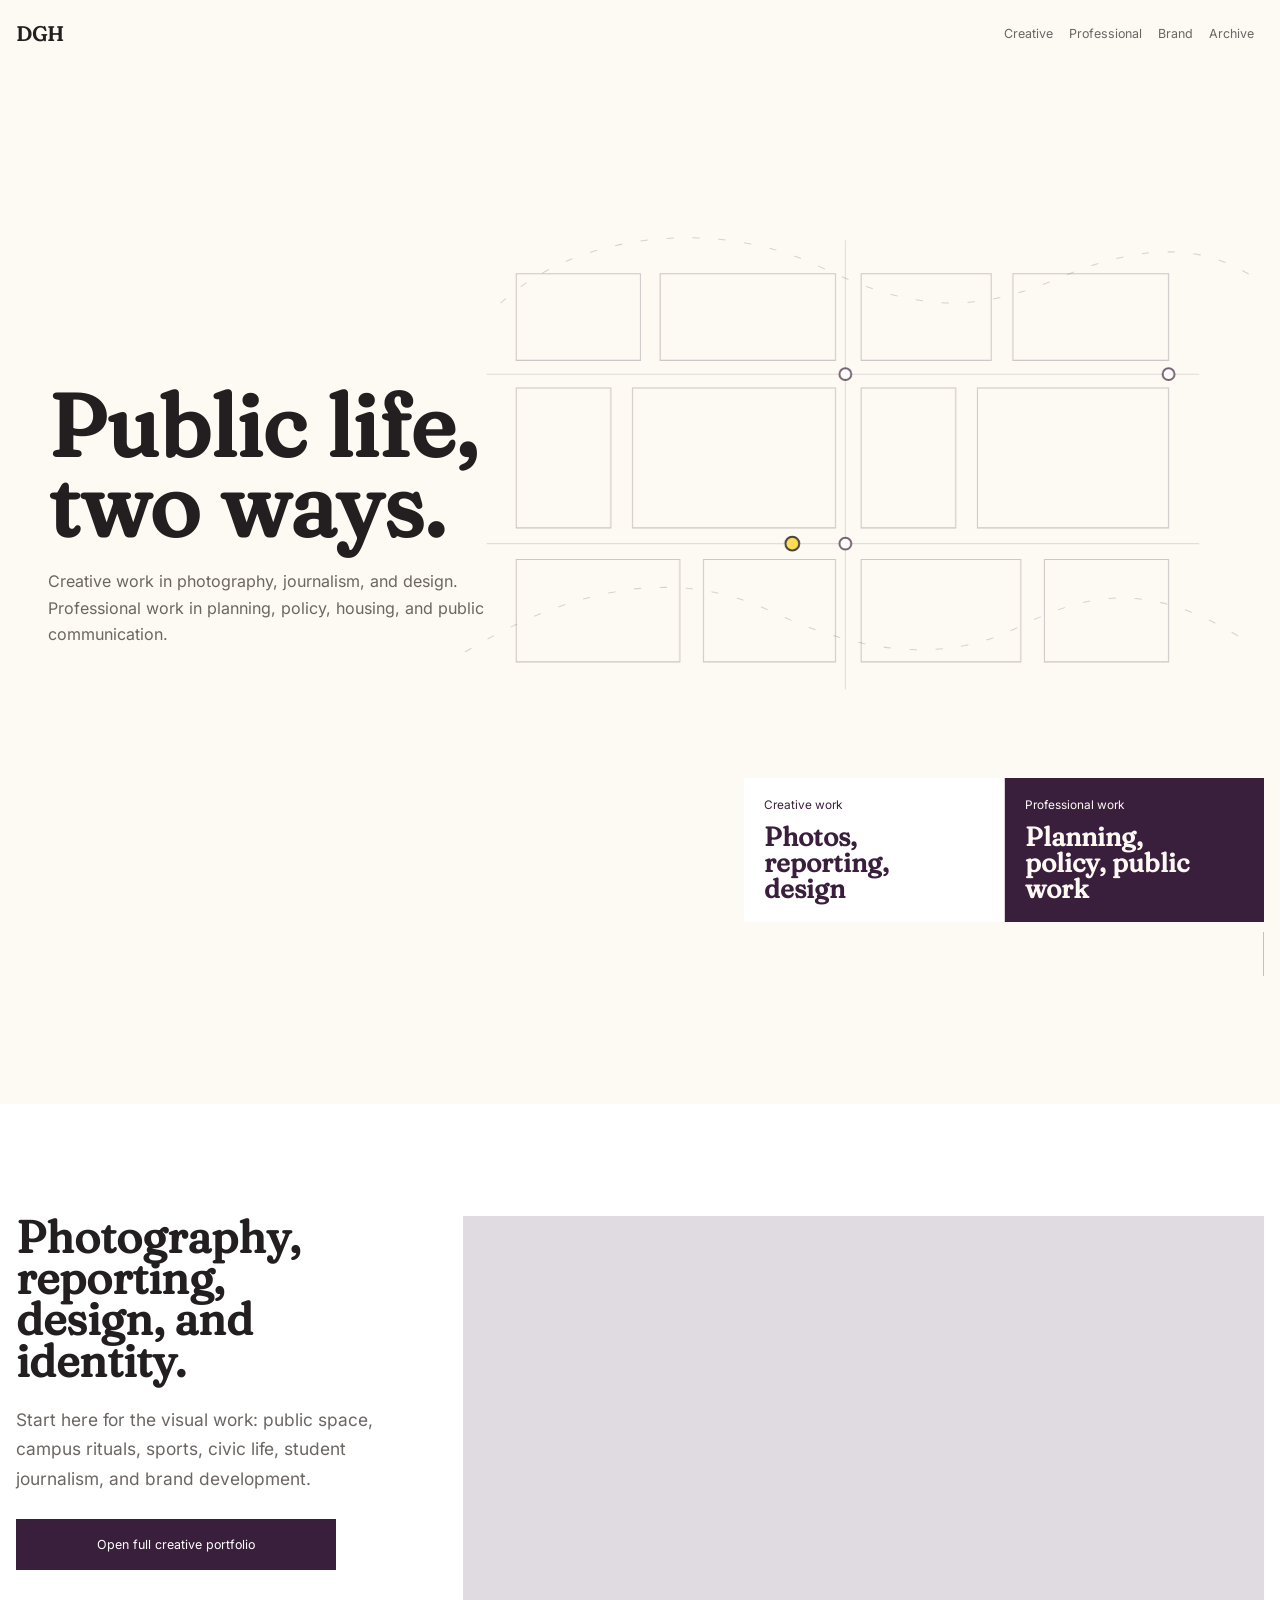
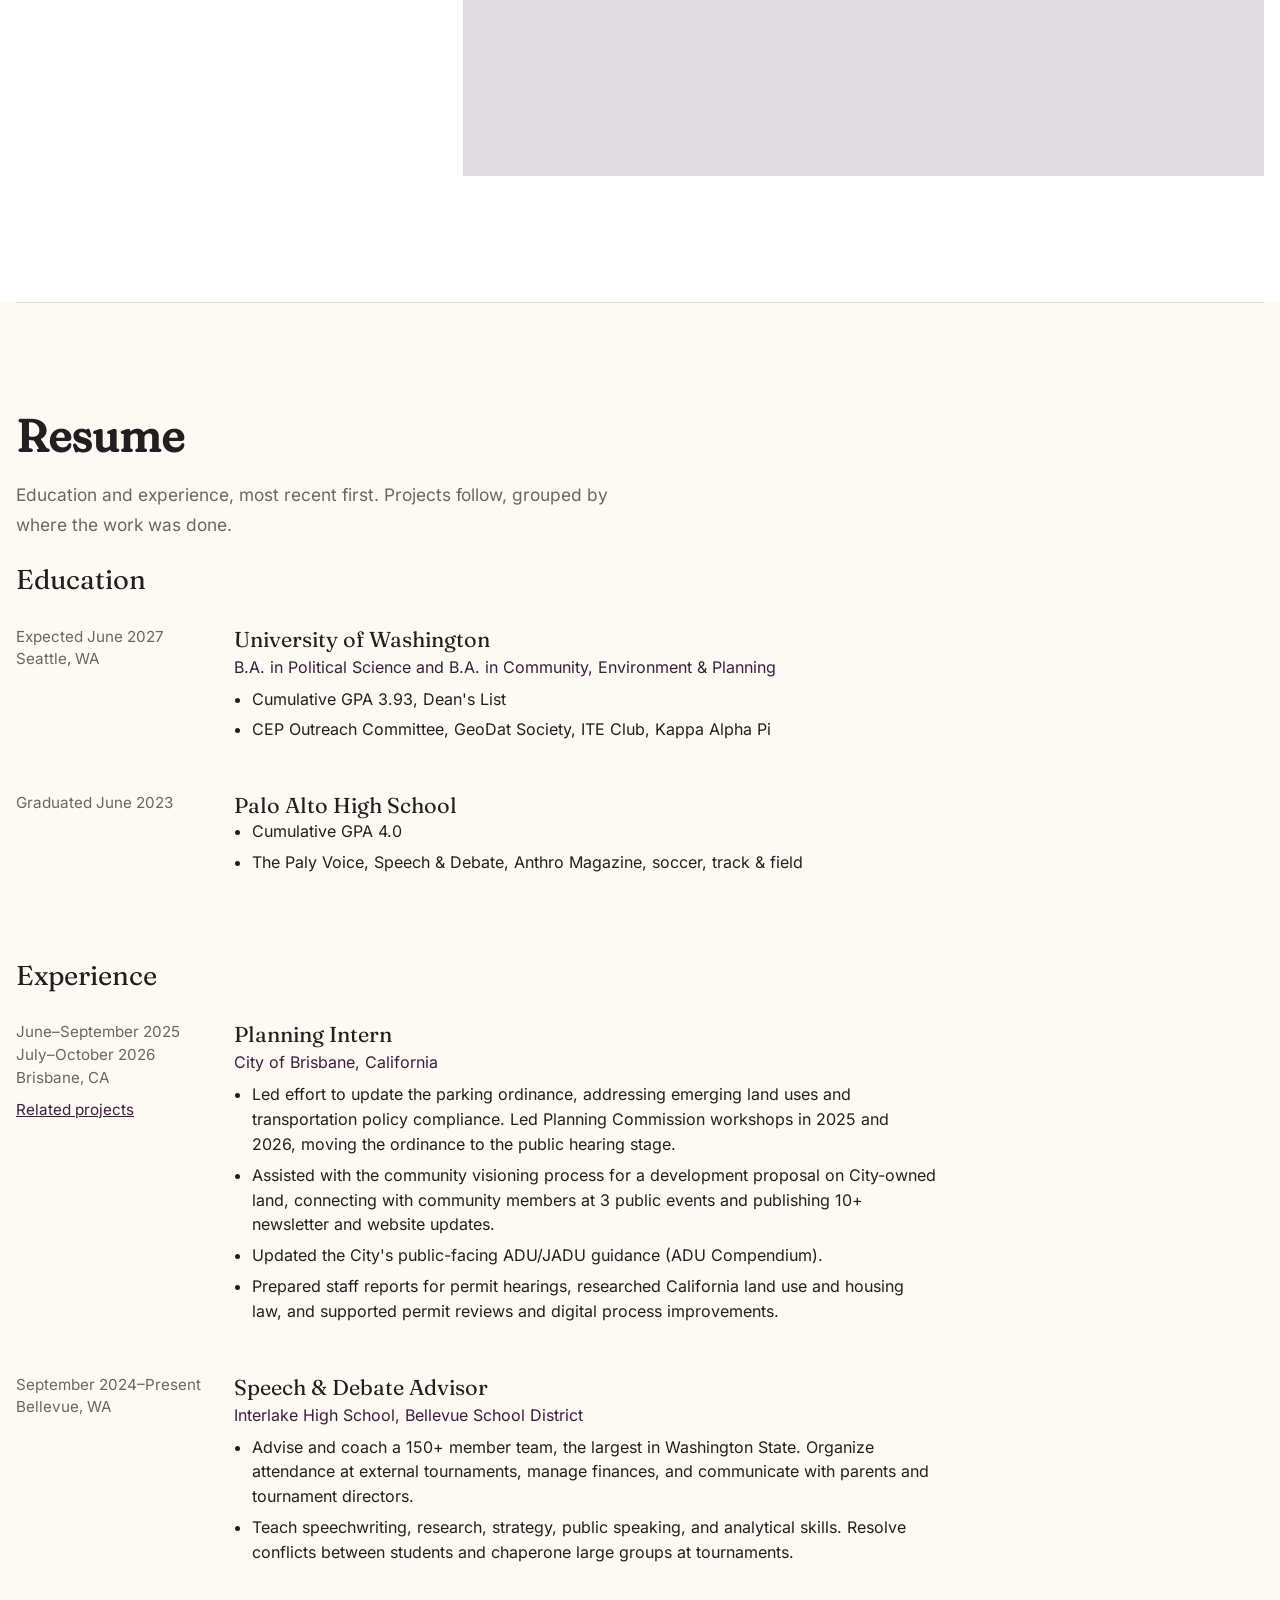
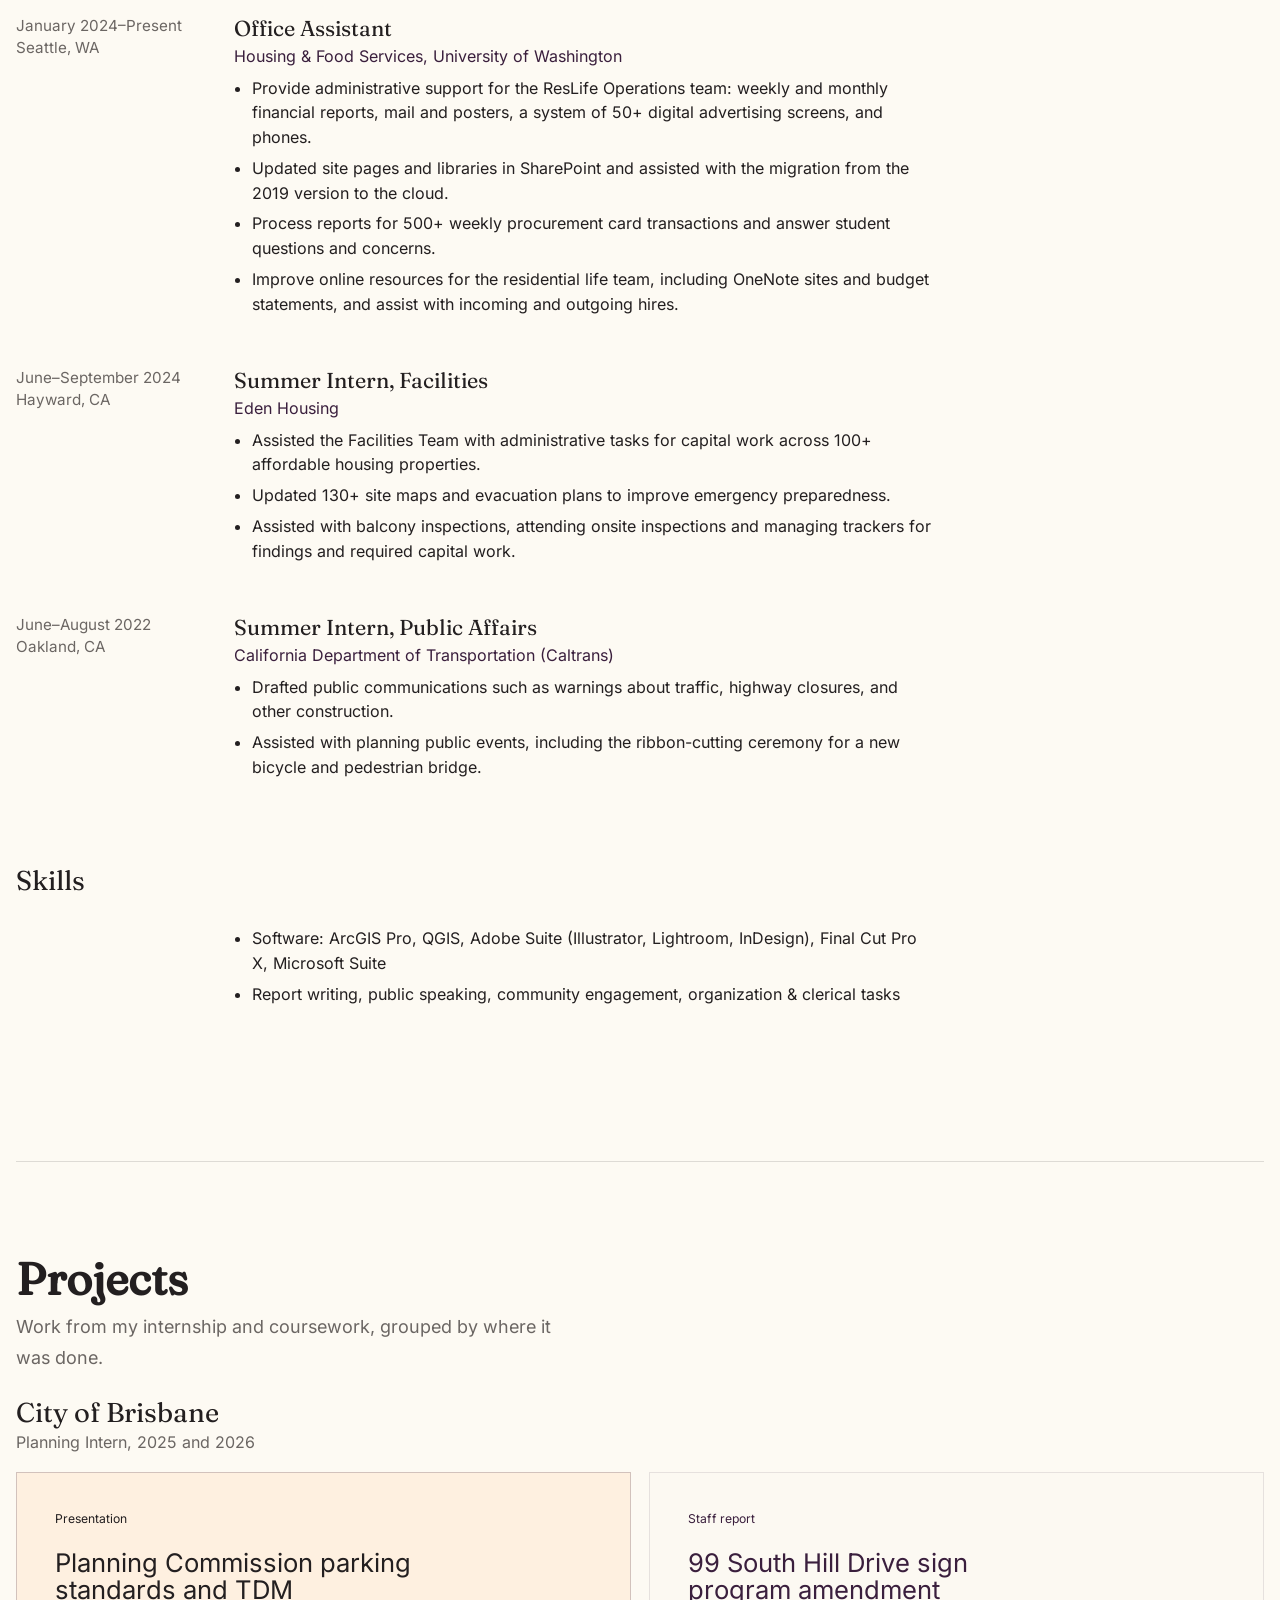
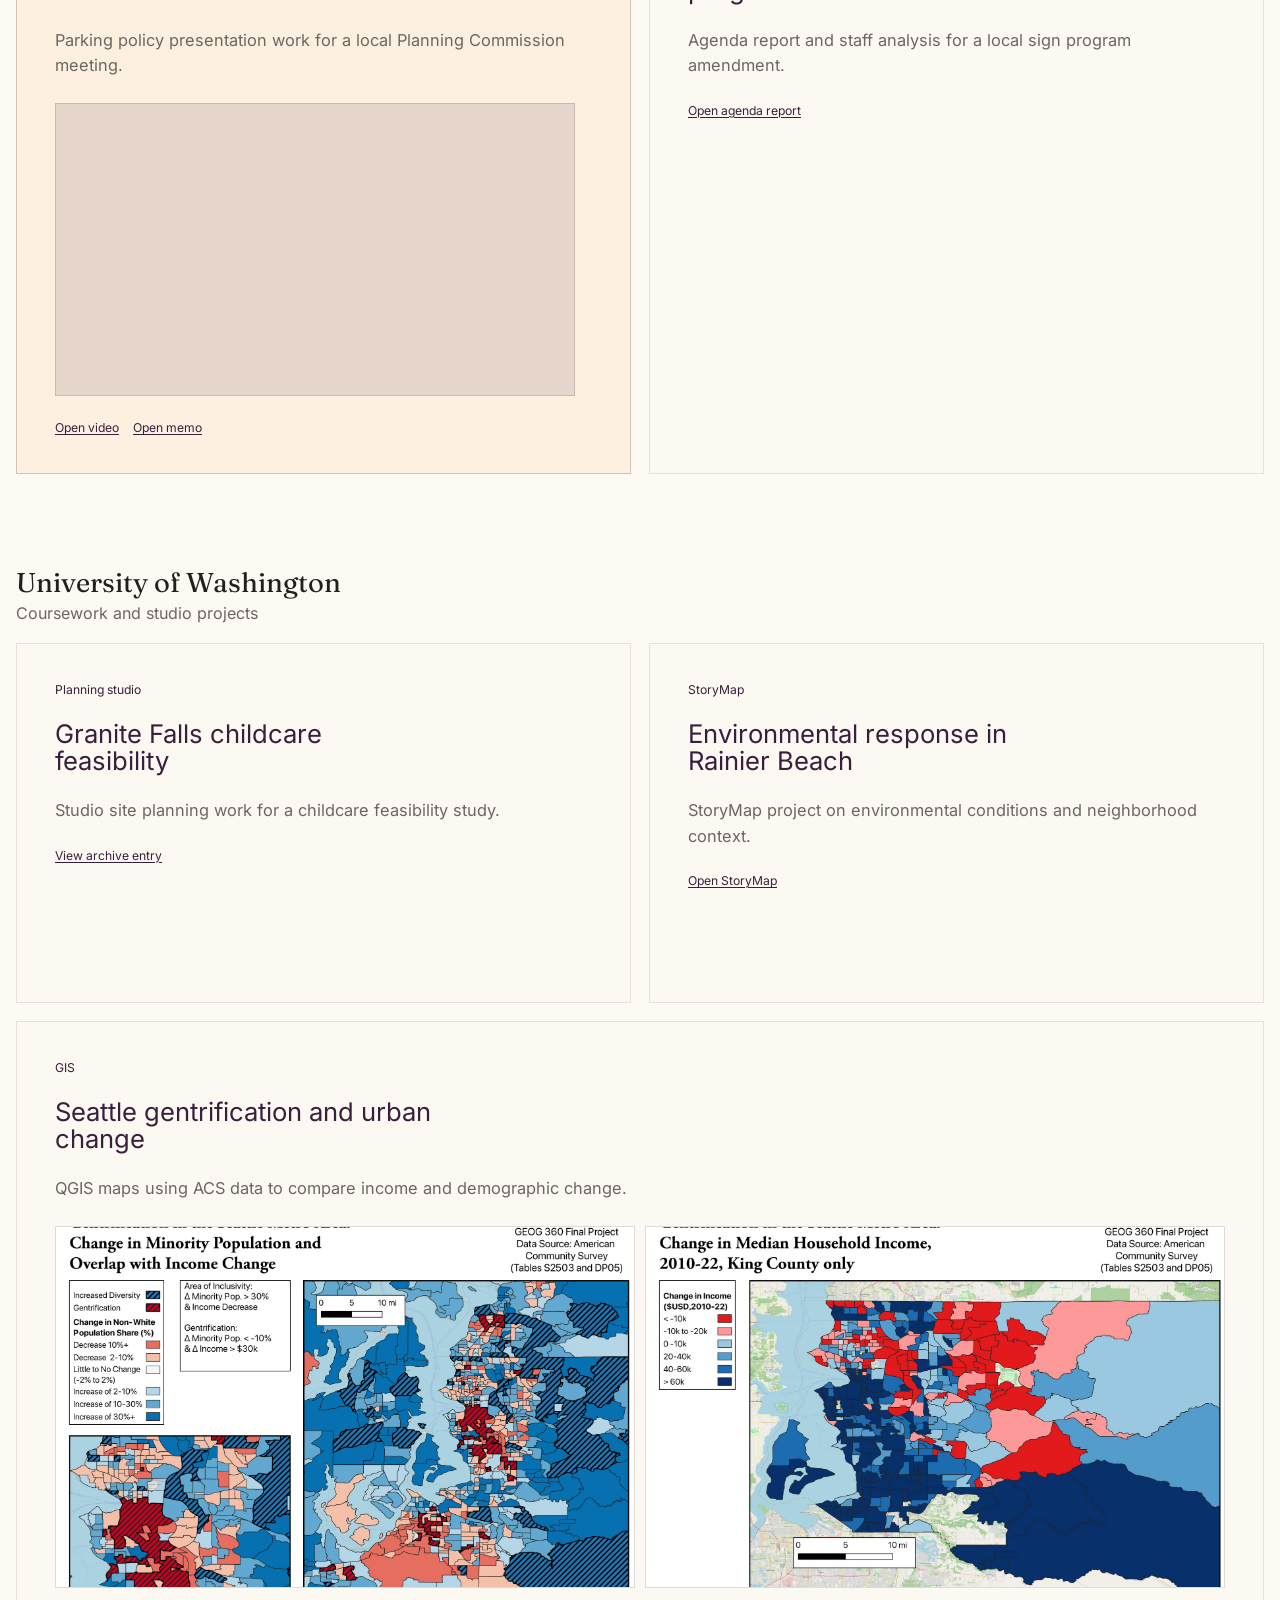
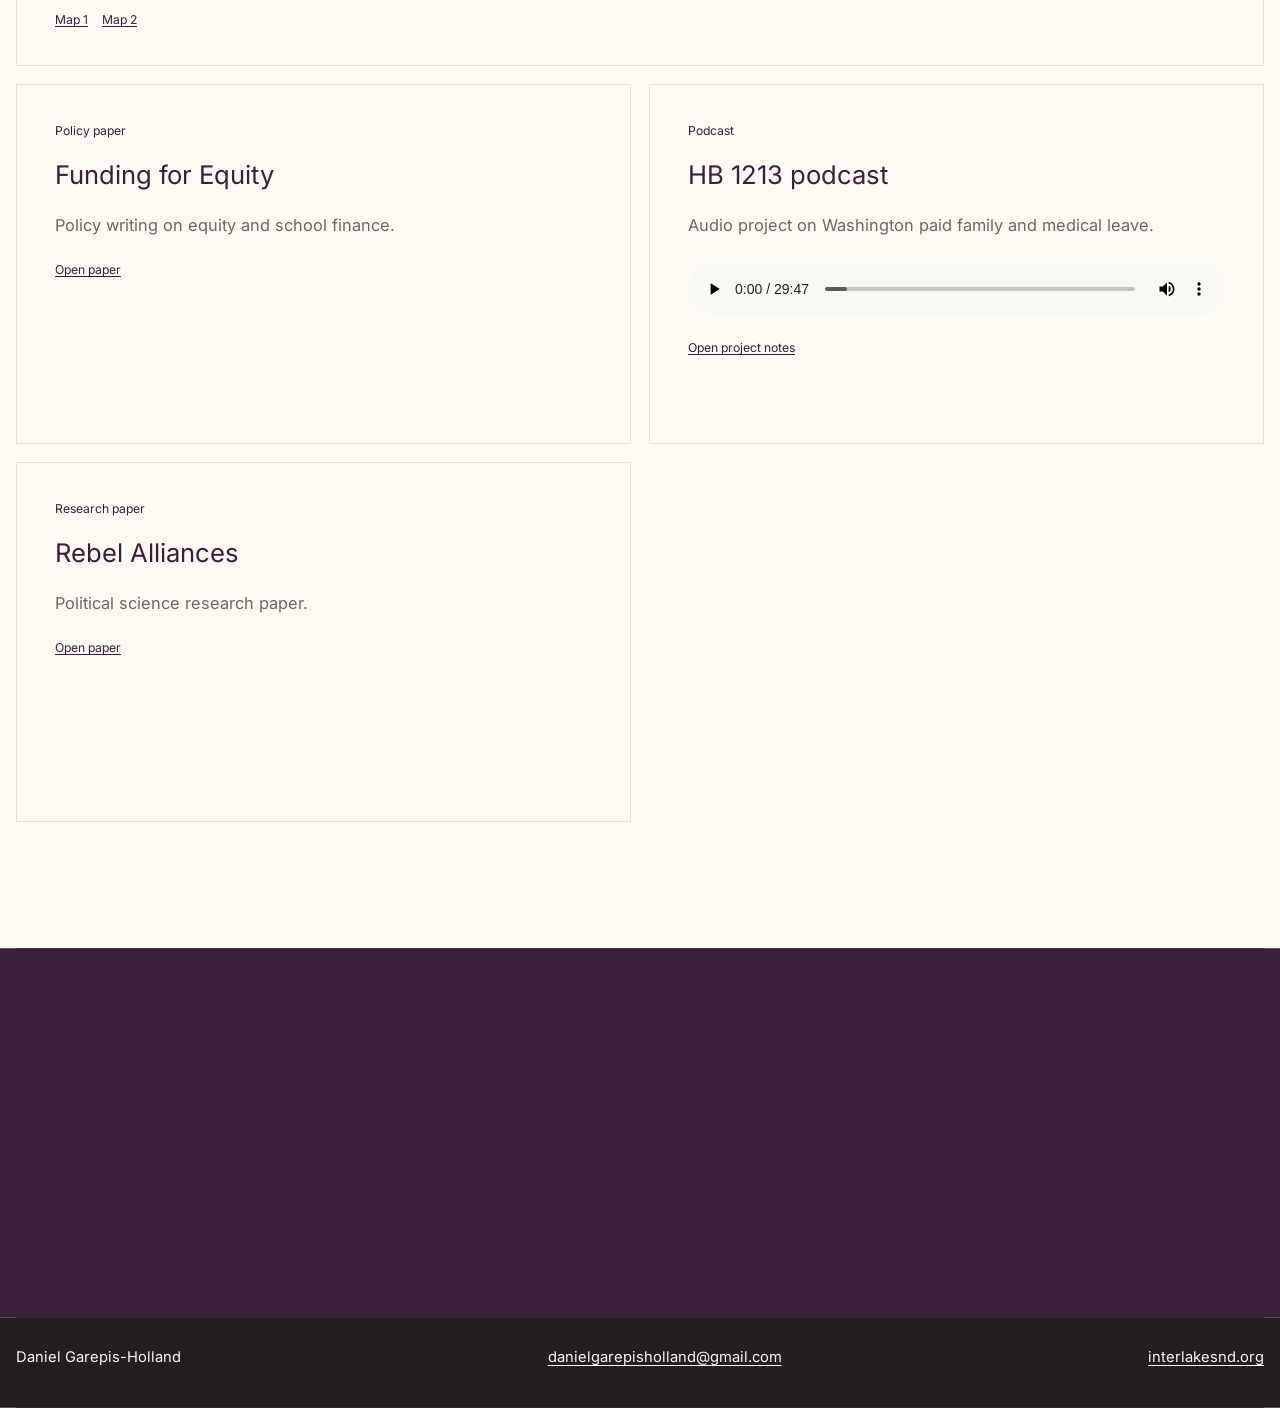
<file: index.html>
<!DOCTYPE html>
<html lang="en">
  <head>
    <meta charset="UTF-8" />
    <meta name="viewport" content="width=device-width, initial-scale=1.0" />
    <title>Daniel Garepis-Holland</title>
    <meta
      name="description"
      content="Portfolio for Daniel Garepis-Holland, spanning planning, political science, visual identity, photography, and journalism."
    />
    <link rel="icon" href="data:image/svg+xml,%3Csvg xmlns='http://www.w3.org/2000/svg' viewBox='0 0 64 64'%3E%3Crect width='64' height='64' fill='%23f6f2ed'/%3E%3Ctext x='10' y='43' font-family='Georgia' font-size='28' fill='%23182b3e'%3EDG%3C/text%3E%3C/svg%3E" />
    <link rel="stylesheet" href="./styles.css?v=20261110-lilyflower11" />
    <script type="module" src="./main.js?v=20260501-archive-contact-sheet"></script>
  </head>
  <body>
    <div class="scroll-meter" aria-hidden="true"></div>

    <header class="site-header">
      <a class="wordmark" href="#splash" aria-label="Daniel Garepis-Holland home">DGH</a>
      <nav class="site-nav" aria-label="Primary">
        <a href="./creative.html">Creative</a>
        <a href="#professional">Professional</a>
        <a href="./creative.html#brand">Brand</a>
        <a href="./archive.html">Archive</a>
      </nav>
    </header>

    <main id="top">
      <section class="splash section-panel" id="splash" aria-label="Portfolio introduction">
        <div class="splash-copy">
          <h1>Public life, two ways.</h1>
          <p>
            Creative work in photography, journalism, and design. Professional
            work in planning, policy, housing, and public communication.
          </p>
        </div>

        <div class="motion-system urban-system" aria-hidden="true">
          <svg class="urban-map" viewBox="0 0 920 640">
            <g class="parcel-field">
              <rect x="112" y="126" width="126" height="88" />
              <rect x="258" y="126" width="178" height="88" />
              <rect x="462" y="126" width="132" height="88" />
              <rect x="616" y="126" width="158" height="88" />
              <rect x="112" y="242" width="96" height="142" />
              <rect x="230" y="242" width="206" height="142" />
              <rect x="462" y="242" width="96" height="142" />
              <rect x="580" y="242" width="194" height="142" />
              <rect x="112" y="416" width="166" height="104" />
              <rect x="302" y="416" width="134" height="104" />
              <rect x="462" y="416" width="162" height="104" />
              <rect x="648" y="416" width="126" height="104" />
            </g>
            <path class="street-line street-a" d="M82 228H805" />
            <path class="street-line street-b" d="M82 400H805" />
            <path class="street-line street-c" d="M446 92V548" />
            <path id="main-route" class="route-line" d="M112 400H446V228H774" />
            <circle class="route-tracer" cx="112" cy="400" r="7">
              <animate
                attributeName="cx"
                dur="7.5s"
                repeatCount="indefinite"
                values="112;446;446;774"
                keyTimes="0;0.4;0.6;1"
              />
              <animate
                attributeName="cy"
                dur="7.5s"
                repeatCount="indefinite"
                values="400;400;228;228"
                keyTimes="0;0.4;0.6;1"
              />
            </circle>
            <path class="soft-contour contour-a" d="M96 156C178 80 322 72 418 118s156 50 246 12 158-36 218 16" />
            <path class="soft-contour contour-b" d="M60 510c116-70 219-84 309-42s174 56 254 16 139-40 222 10" />
            <circle class="map-pin pin-a" cx="446" cy="400" r="6" />
            <circle class="map-pin pin-b" cx="446" cy="228" r="6" />
            <circle class="map-pin pin-c" cx="774" cy="228" r="6" />
          </svg>
        </div>

        <div class="portfolio-doors" aria-label="Portfolio paths">
          <a class="portfolio-door creative-door" href="#creative">
            <span>Creative work</span>
            <strong>Photos, reporting, design</strong>
          </a>
          <a class="portfolio-door professional-door" href="#professional">
            <span>Professional work</span>
            <strong>Planning, policy, public work</strong>
          </a>
        </div>

        <a class="splash-scroll" href="#creative" aria-label="Scroll to creative work">
          Enter portfolio
        </a>
      </section>

      <section class="creative-lead section-panel" id="creative">
        <div class="creative-lead-copy reveal">
          <h2>Photography, reporting, design, and identity.</h2>
          <p>
            Start here for the visual work: public space, campus rituals, sports,
            civic life, student journalism, and brand development.
          </p>
          <a class="portfolio-cta" href="./creative.html">Open full creative portfolio</a>
        </div>
        <div class="creative-stage reveal" id="creative-stage" aria-live="polite"></div>
      </section>

      <section class="professional-bridge section-panel" id="professional">
        <div class="professional-copy reveal">
          <h2>Resume</h2>
          <p>
            Education and experience, most recent first. Projects follow, grouped
            by where the work was done.
          </p>
        </div>
        <div class="resume reveal" aria-label="Resume">
          <section class="resume-block" aria-labelledby="resume-edu">
            <h3 id="resume-edu">Education</h3>
            <article class="resume-entry">
              <div class="resume-when">
                <p>Expected June 2027</p>
                <p>Seattle, WA</p>
              </div>
              <div class="resume-what">
                <h4>University of Washington</h4>
                <p class="resume-sub">B.A. in Political Science and B.A. in Community, Environment &amp; Planning</p>
                <ul>
                  <li>Cumulative GPA 3.93, Dean's List</li>
                  <li>CEP Outreach Committee, GeoDat Society, ITE Club, Kappa Alpha Pi</li>
                </ul>
              </div>
            </article>
            <article class="resume-entry">
              <div class="resume-when">
                <p>Graduated June 2023</p>
              </div>
              <div class="resume-what">
                <h4>Palo Alto High School</h4>
                <ul>
                  <li>Cumulative GPA 4.0</li>
                  <li>The Paly Voice, Speech &amp; Debate, Anthro Magazine, soccer, track &amp; field</li>
                </ul>
              </div>
            </article>
          </section>

          <section class="resume-block" aria-labelledby="resume-work">
            <h3 id="resume-work">Experience</h3>
            <article class="resume-entry">
              <div class="resume-when">
                <p>June–September 2025</p>
                <p>July–October 2026</p>
                <p>Brisbane, CA</p>
                <a href="#projects-brisbane">Related projects</a>
              </div>
              <div class="resume-what">
                <h4>Planning Intern</h4>
                <p class="resume-sub">City of Brisbane, California</p>
                <ul>
                  <li>Led effort to update the parking ordinance, addressing emerging land uses and transportation policy compliance. Led Planning Commission workshops in 2025 and 2026, moving the ordinance to the public hearing stage.</li>
                  <li>Assisted with the community visioning process for a development proposal on City-owned land, connecting with community members at 3 public events and publishing 10+ newsletter and website updates.</li>
                  <li>Updated the City's public-facing ADU/JADU guidance (ADU Compendium).</li>
                  <li>Prepared staff reports for permit hearings, researched California land use and housing law, and supported permit reviews and digital process improvements.</li>
                </ul>
              </div>
            </article>
            <article class="resume-entry">
              <div class="resume-when">
                <p>September 2024–Present</p>
                <p>Bellevue, WA</p>
              </div>
              <div class="resume-what">
                <h4>Speech &amp; Debate Advisor</h4>
                <p class="resume-sub">Interlake High School, Bellevue School District</p>
                <ul>
                  <li>Advise and coach a 150+ member team, the largest in Washington State. Organize attendance at external tournaments, manage finances, and communicate with parents and tournament directors.</li>
                  <li>Teach speechwriting, research, strategy, public speaking, and analytical skills. Resolve conflicts between students and chaperone large groups at tournaments.</li>
                </ul>
              </div>
            </article>
            <article class="resume-entry">
              <div class="resume-when">
                <p>January 2024–Present</p>
                <p>Seattle, WA</p>
              </div>
              <div class="resume-what">
                <h4>Office Assistant</h4>
                <p class="resume-sub">Housing &amp; Food Services, University of Washington</p>
                <ul>
                  <li>Provide administrative support for the ResLife Operations team: weekly and monthly financial reports, mail and posters, a system of 50+ digital advertising screens, and phones.</li>
                  <li>Updated site pages and libraries in SharePoint and assisted with the migration from the 2019 version to the cloud.</li>
                  <li>Process reports for 500+ weekly procurement card transactions and answer student questions and concerns.</li>
                  <li>Improve online resources for the residential life team, including OneNote sites and budget statements, and assist with incoming and outgoing hires.</li>
                </ul>
              </div>
            </article>
            <article class="resume-entry">
              <div class="resume-when">
                <p>June–September 2024</p>
                <p>Hayward, CA</p>
              </div>
              <div class="resume-what">
                <h4>Summer Intern, Facilities</h4>
                <p class="resume-sub">Eden Housing</p>
                <ul>
                  <li>Assisted the Facilities Team with administrative tasks for capital work across 100+ affordable housing properties.</li>
                  <li>Updated 130+ site maps and evacuation plans to improve emergency preparedness.</li>
                  <li>Assisted with balcony inspections, attending onsite inspections and managing trackers for findings and required capital work.</li>
                </ul>
              </div>
            </article>
            <article class="resume-entry">
              <div class="resume-when">
                <p>June–August 2022</p>
                <p>Oakland, CA</p>
              </div>
              <div class="resume-what">
                <h4>Summer Intern, Public Affairs</h4>
                <p class="resume-sub">California Department of Transportation (Caltrans)</p>
                <ul>
                  <li>Drafted public communications such as warnings about traffic, highway closures, and other construction.</li>
                  <li>Assisted with planning public events, including the ribbon-cutting ceremony for a new bicycle and pedestrian bridge.</li>
                </ul>
              </div>
            </article>
          </section>

          <section class="resume-block" aria-labelledby="resume-skills">
            <h3 id="resume-skills">Skills</h3>
            <article class="resume-entry">
              <div class="resume-when"></div>
              <div class="resume-what">
                <ul>
                  <li>Software: ArcGIS Pro, QGIS, Adobe Suite (Illustrator, Lightroom, InDesign), Final Cut Pro X, Microsoft Suite</li>
                  <li>Report writing, public speaking, community engagement, organization &amp; clerical tasks</li>
                </ul>
              </div>
            </article>
          </section>
        </div>
      </section>

      <section class="planning-feature section-panel" id="planning">
        <div class="planning-copy reveal">
          <h2>Projects</h2>
          <p>
            Work from my internship and coursework, grouped by where it was done.
          </p>
        </div>

        <div class="project-groups reveal">
          <article class="project-group project-group-feature" id="projects-brisbane">
            <div class="group-head">
              <h3>City of Brisbane</h3>
              <p>Planning Intern, 2025 and 2026</p>
            </div>
            <div class="project-card-grid">
              <article class="project-card project-card-primary">
                <span>Presentation</span>
                <h4>Planning Commission parking standards and TDM</h4>
                <p>
                  Parking policy presentation work for a local Planning Commission meeting.
                </p>
                <div class="project-video-inline" id="brisbane-video" aria-labelledby="brisbane-pc-title">
                  <iframe
                    src="https://www.youtube-nocookie.com/embed/yjwUHpi22As?start=377"
                    title="Brisbane Planning Commission presentation"
                    allow="accelerometer; autoplay; clipboard-write; encrypted-media; gyroscope; picture-in-picture; web-share"
                    referrerpolicy="strict-origin-when-cross-origin"
                    allowfullscreen
                  ></iframe>
                </div>
                <div class="project-actions">
                  <a href="https://www.youtube.com/watch?v=yjwUHpi22As&t=377s">Open video</a>
                  <a href="./archive.html#documents">Open memo</a>
                </div>
              </article>
              <article class="project-card">
                <span>Staff report</span>
                <h4>99 South Hill Drive sign program amendment</h4>
                <p>
                  Agenda report and staff analysis for a local sign program amendment.
                </p>
                <a href="./archive.html#documents">Open agenda report</a>
              </article>
            </div>
          </article>

          <article class="project-group" id="projects-uw">
            <div class="group-head">
              <h3>University of Washington</h3>
              <p>Coursework and studio projects</p>
            </div>
            <div class="project-card-grid">
              <article class="project-card">
                <span>Planning studio</span>
                <h4>Granite Falls childcare feasibility</h4>
                <p>
                  Studio site planning work for a childcare feasibility study.
                </p>
                <a href="./archive.html">View archive entry</a>
              </article>
              <article class="project-card">
                <span>StoryMap</span>
                <h4>Environmental response in Rainier Beach</h4>
                <p>
                  StoryMap project on environmental conditions and neighborhood context.
                </p>
                <a href="https://storymaps.arcgis.com/stories/e4d56ad3669442dd81b327d00836941e">Open StoryMap</a>
              </article>
              <article class="project-card project-card-media">
                <span>GIS</span>
                <h4>Seattle gentrification and urban change</h4>
                <p>
                  QGIS maps using ACS data to compare income and demographic change.
                </p>
                <div class="project-image-pair" aria-label="QGIS map previews">
                  <img src="./assets/documents/gis-seattle-urban-change-1.jpeg" alt="QGIS map of Seattle urban change" loading="lazy" />
                  <img src="./assets/documents/gis-seattle-urban-change-2.jpeg" alt="Second QGIS map of Seattle urban change" loading="lazy" />
                </div>
                <div class="project-actions">
                  <a href="./archive.html#documents">Map 1</a>
                  <a href="./archive.html#documents">Map 2</a>
                </div>
              </article>
              <article class="project-card">
                <span>Policy paper</span>
                <h4>Funding for Equity</h4>
                <p>Policy writing on equity and school finance.</p>
                <a href="./archive.html#documents">Open paper</a>
              </article>
              <article class="project-card">
                <span>Podcast</span>
                <h4>HB 1213 podcast</h4>
                <p>Audio project on Washington paid family and medical leave.</p>
                <audio class="project-audio" controls preload="metadata">
                  <source src="./assets/documents/hb1213-paid-family-leave-podcast.mp3" type="audio/mpeg" />
                </audio>
                <a href="./archive.html#documents">Open project notes</a>
              </article>
              <article class="project-card">
                <span>Research paper</span>
                <h4>Rebel Alliances</h4>
                <p>Political science research paper.</p>
                <a href="./archive.html#documents">Open paper</a>
              </article>
            </div>
          </article>
        </div>
      </section>

      <section class="archive-teaser section-panel">
        <div class="archive-teaser-copy reveal">
          <h2>More work lives one click deeper.</h2>
          <p>
            Full photo sequences, Interlake brand work, document links, and
            developing case studies sit on dedicated pages.
          </p>
          <div class="teaser-actions">
            <a href="./creative.html">Open creative portfolio</a>
            <a href="./archive.html">Open archive</a>
          </div>
        </div>
      </section>
    </main>

    <footer class="site-footer" id="contact">
      <p>Daniel Garepis-Holland</p>
      <a href="mailto:danielgarepisholland@gmail.com">danielgarepisholland@gmail.com</a>
      <a href="https://www.interlakesnd.org/">interlakesnd.org</a>
    </footer>
  </body>
</html>
</file>
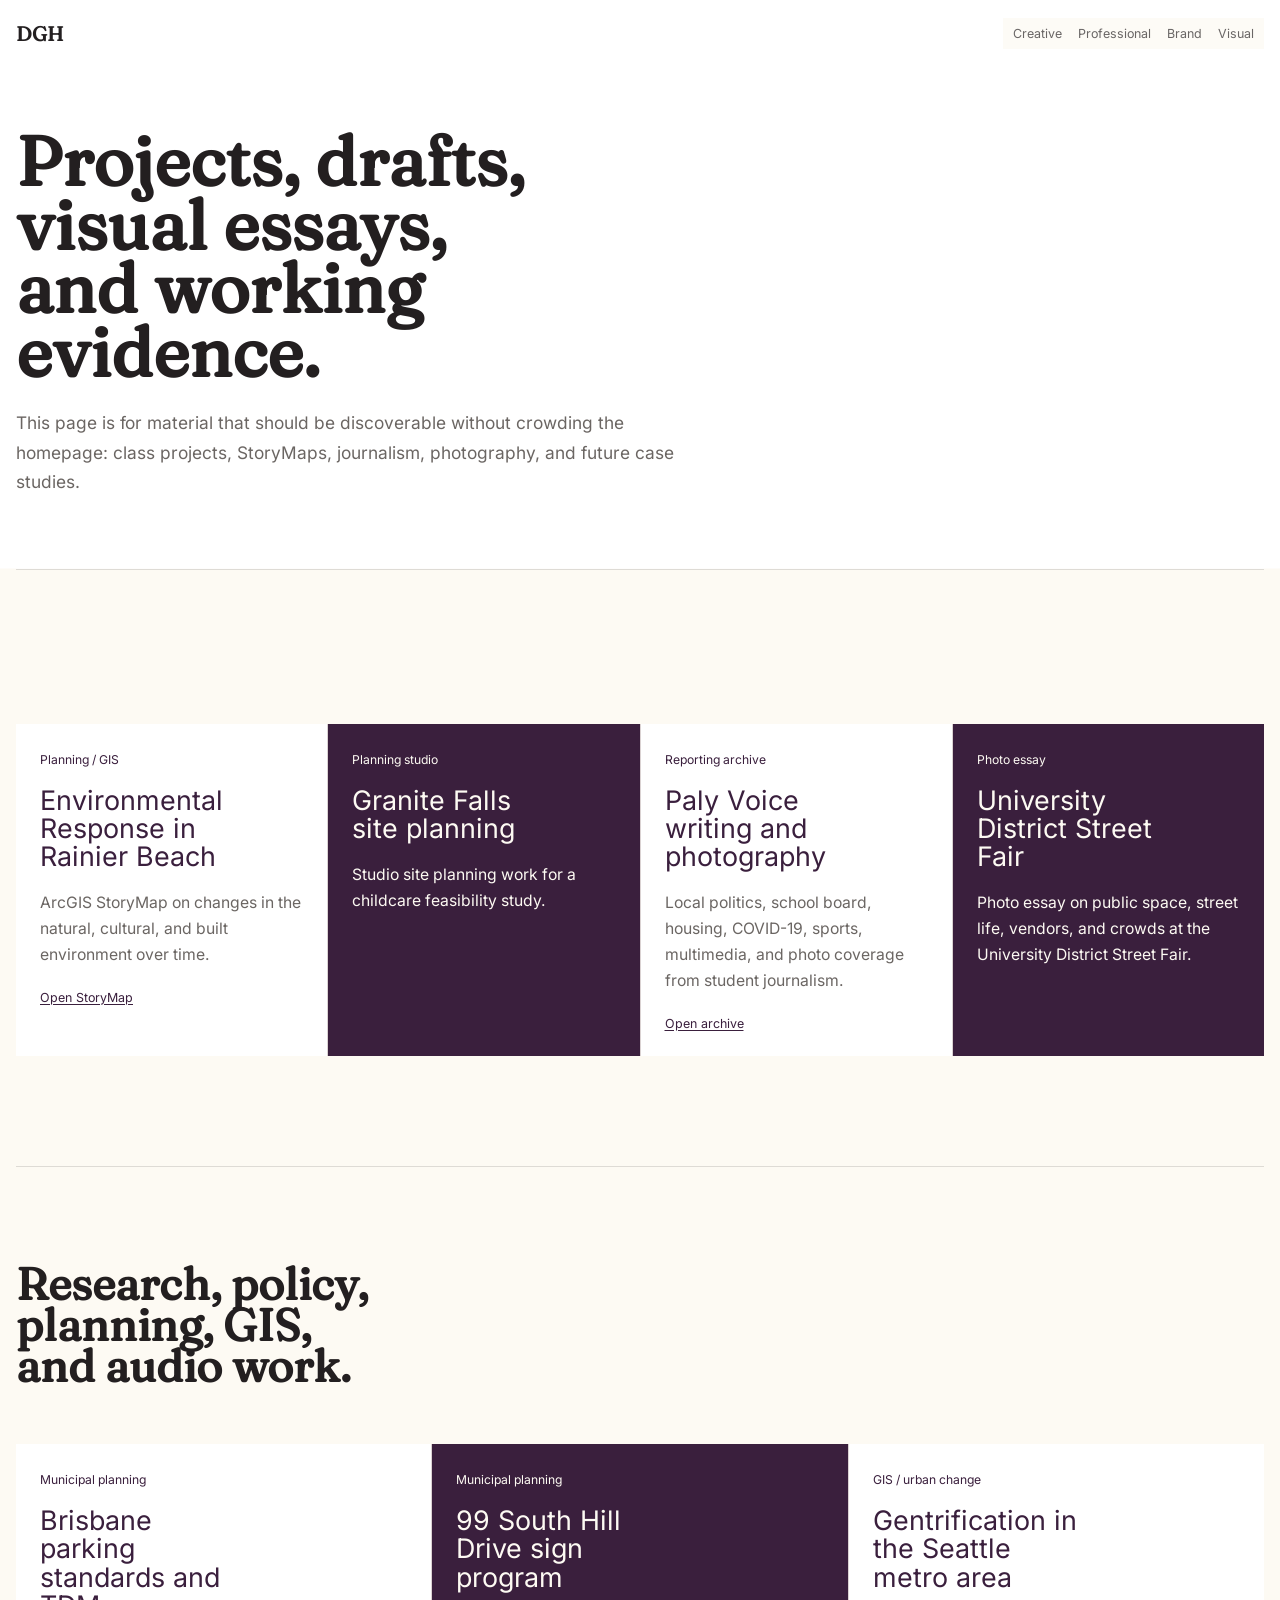
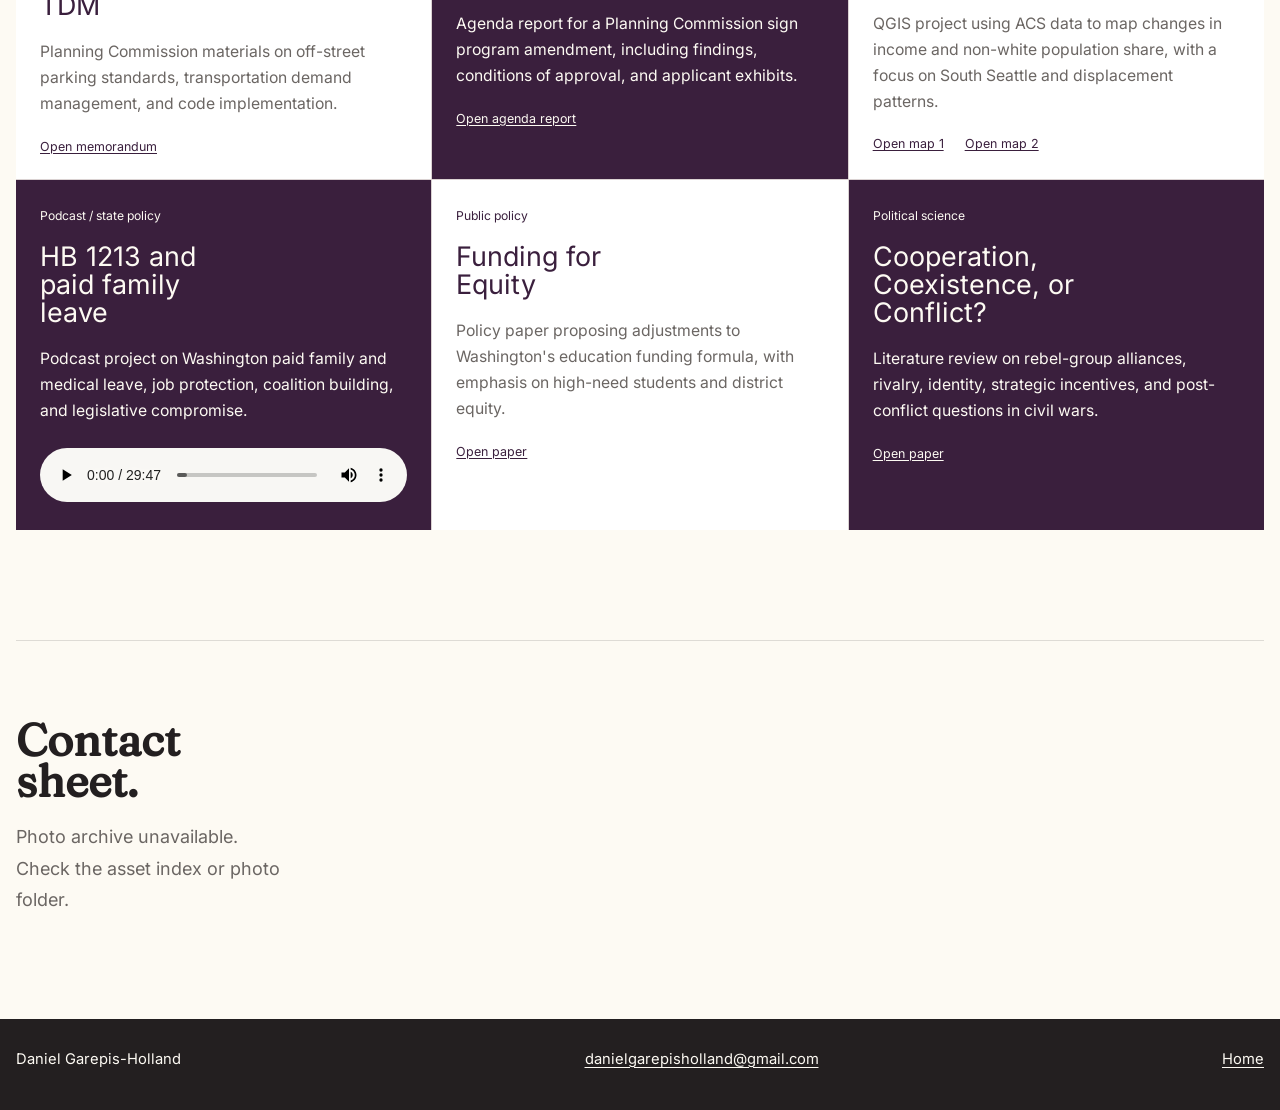
<file: archive.html>
<!DOCTYPE html>
<html lang="en">
  <head>
    <meta charset="UTF-8" />
    <meta name="viewport" content="width=device-width, initial-scale=1.0" />
    <title>Archive | Daniel Garepis-Holland</title>
    <meta
      name="description"
      content="Project and visual archive for Daniel Garepis-Holland."
    />
    <link rel="icon" href="data:image/svg+xml,%3Csvg xmlns='http://www.w3.org/2000/svg' viewBox='0 0 64 64'%3E%3Crect width='64' height='64' fill='%23f6f2ed'/%3E%3Ctext x='10' y='43' font-family='Georgia' font-size='28' fill='%23182b3e'%3EDG%3C/text%3E%3C/svg%3E" />
    <link rel="stylesheet" href="./styles.css?v=20261110-lilyflower11" />
    <script type="module" src="./main.js?v=20260501-archive-contact-sheet"></script>
  </head>
  <body>
    <div class="scroll-meter" aria-hidden="true"></div>

    <header class="site-header">
      <a class="wordmark" href="./index.html#splash" aria-label="Daniel Garepis-Holland home">DGH</a>
      <nav class="site-nav" aria-label="Primary">
        <a href="./creative.html">Creative</a>
        <a href="./index.html#professional">Professional</a>
        <a href="./creative.html#brand">Brand</a>
        <a href="./index.html#visual">Visual</a>
      </nav>
    </header>

    <main>
      <section class="archive-hero section-panel">
        <h1>Projects, drafts, visual essays, and working evidence.</h1>
        <p>
          This page is for material that should be discoverable without crowding the
          homepage: class projects, StoryMaps, journalism, photography, and future case studies.
        </p>
      </section>

      <section class="project-slots section-panel" aria-label="Project archive">
        <div class="slot-grid">
          <article class="slot-card reveal">
            <span>Planning / GIS</span>
            <h3>Environmental Response in Rainier Beach</h3>
            <p>
              ArcGIS StoryMap on changes in the natural, cultural, and built
              environment over time.
            </p>
            <a href="https://storymaps.arcgis.com/stories/e4d56ad3669442dd81b327d00836941e">Open StoryMap</a>
          </article>
          <article class="slot-card reveal">
            <span>Planning studio</span>
            <h3>Granite Falls site planning</h3>
            <p>
              Studio site planning work for a childcare feasibility study.
            </p>
          </article>
          <article class="slot-card reveal">
            <span>Reporting archive</span>
            <h3>Paly Voice writing and photography</h3>
            <p>
              Local politics, school board, housing, COVID-19, sports, multimedia,
              and photo coverage from student journalism.
            </p>
            <a href="https://palyvoice.com/staff_name/daniel-garepis-holland/">Open archive</a>
          </article>
          <article class="slot-card reveal">
            <span>Photo essay</span>
            <h3>University District Street Fair</h3>
            <p>
              Photo essay on public space, street life, vendors, and crowds at the
              University District Street Fair.
            </p>
          </article>
        </div>
      </section>

      <section class="project-slots section-panel" id="documents" aria-label="Document archive">
        <div class="section-intro reveal">
          <h2>Research, policy, planning, GIS, and audio work.</h2>
        </div>
        <div class="slot-grid document-grid">
          <article class="slot-card reveal">
            <span>Municipal planning</span>
            <h3>Brisbane parking standards and TDM</h3>
            <p>
              Planning Commission materials on off-street parking standards,
              transportation demand management, and code implementation.
            </p>
            <a href="./assets/documents/brisbane-parking-tdm-memo.pdf">Open memorandum</a>
          </article>
          <article class="slot-card reveal">
            <span>Municipal planning</span>
            <h3>99 South Hill Drive sign program</h3>
            <p>
              Agenda report for a Planning Commission sign program amendment,
              including findings, conditions of approval, and applicant exhibits.
            </p>
            <a href="./assets/documents/brisbane-99-south-hill-sign-program.pdf">Open agenda report</a>
          </article>
          <article class="slot-card reveal">
            <span>GIS / urban change</span>
            <h3>Gentrification in the Seattle metro area</h3>
            <p>
              QGIS project using ACS data to map changes in income and non-white
              population share, with a focus on South Seattle and displacement patterns.
            </p>
            <a href="./assets/documents/gis-seattle-urban-change-1.jpeg">Open map 1</a>
            <a href="./assets/documents/gis-seattle-urban-change-2.jpeg">Open map 2</a>
          </article>
          <article class="slot-card reveal">
            <span>Podcast / state policy</span>
            <h3>HB 1213 and paid family leave</h3>
            <p>
              Podcast project on Washington paid family and medical leave,
              job protection, coalition building, and legislative compromise.
            </p>
            <audio controls preload="metadata">
              <source
                src="./assets/documents/hb1213-paid-family-leave-podcast.mp3"
                type="audio/mpeg"
              />
            </audio>
          </article>
          <article class="slot-card reveal">
            <span>Public policy</span>
            <h3>Funding for Equity</h3>
            <p>
              Policy paper proposing adjustments to Washington's education funding
              formula, with emphasis on high-need students and district equity.
            </p>
            <a href="./assets/documents/funding-for-equity.pdf">Open paper</a>
          </article>
          <article class="slot-card reveal">
            <span>Political science</span>
            <h3>Cooperation, Coexistence, or Conflict?</h3>
            <p>
              Literature review on rebel-group alliances, rivalry, identity,
              strategic incentives, and post-conflict questions in civil wars.
            </p>
            <a href="./assets/documents/rebel-alliances.pdf">Open paper</a>
          </article>
        </div>
      </section>

      <section class="archive-contact-section section-panel" id="visual">
        <div class="visual-copy reveal">
          <h2>Contact sheet.</h2>
          <p id="gallery-status">Loading photo archive...</p>
        </div>
        <div class="photo-strip archive-contact-gallery compact-gallery" id="photo-gallery" aria-live="polite"></div>
      </section>
    </main>

    <footer class="site-footer" id="contact">
      <p>Daniel Garepis-Holland</p>
      <a href="mailto:danielgarepisholland@gmail.com">danielgarepisholland@gmail.com</a>
      <a href="./index.html#splash">Home</a>
    </footer>
  </body>
</html>
</file>
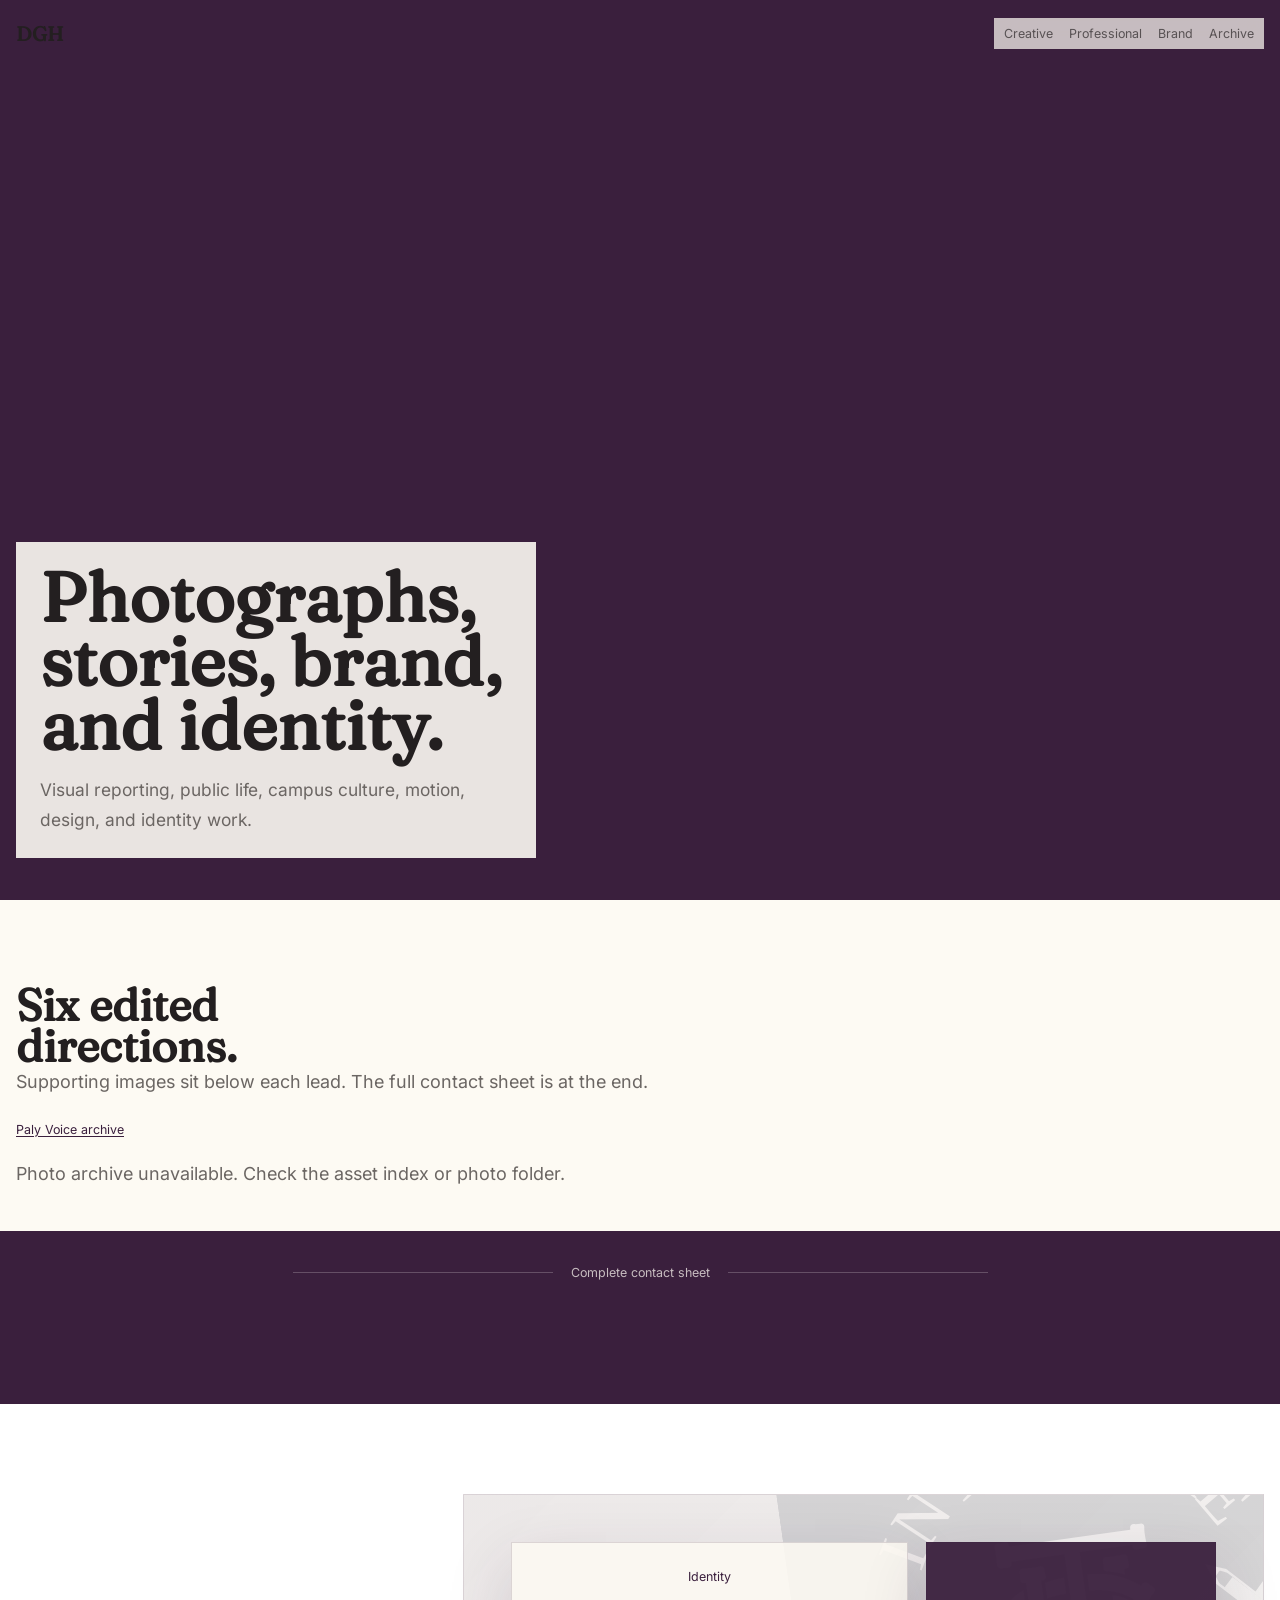
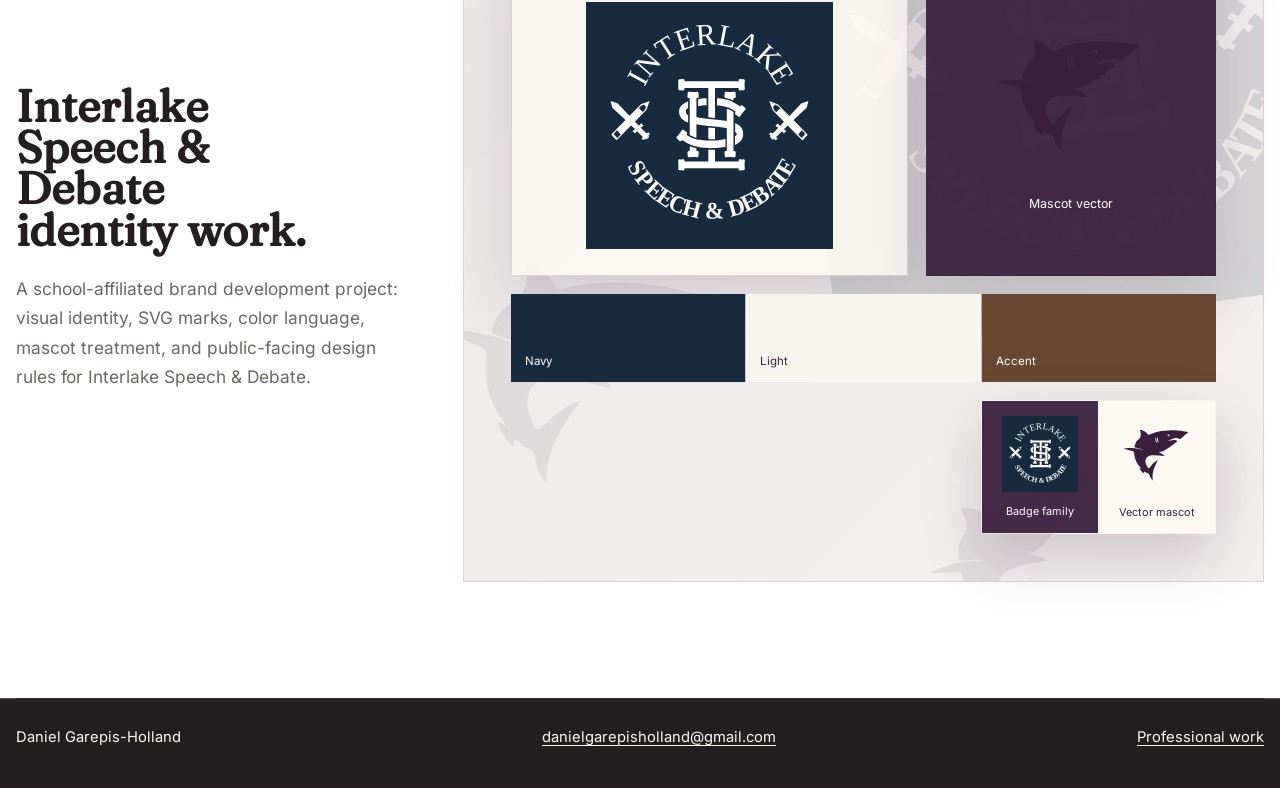
<file: creative.html>
<!DOCTYPE html>
<html lang="en">
  <head>
    <meta charset="UTF-8" />
    <meta name="viewport" content="width=device-width, initial-scale=1.0" />
    <title>Creative Work | Daniel Garepis-Holland</title>
    <meta
      name="description"
      content="Creative portfolio for Daniel Garepis-Holland: photography, journalism, design, and brand identity."
    />
    <link rel="icon" href="data:image/svg+xml,%3Csvg xmlns='http://www.w3.org/2000/svg' viewBox='0 0 64 64'%3E%3Crect width='64' height='64' fill='%23f6f2ed'/%3E%3Ctext x='10' y='43' font-family='Georgia' font-size='28' fill='%23182b3e'%3EDG%3C/text%3E%3C/svg%3E" />
    <link rel="stylesheet" href="./styles.css?v=20261110-lilyflower11" />
    <script type="module" src="./main.js?v=20260501-archive-contact-sheet"></script>
  </head>
  <body class="creative-page">
    <div class="scroll-meter" aria-hidden="true"></div>

    <header class="site-header">
      <a class="wordmark" href="./index.html#splash" aria-label="Daniel Garepis-Holland home">DGH</a>
      <nav class="site-nav" aria-label="Primary">
        <a href="./creative.html">Creative</a>
        <a href="./index.html#professional">Professional</a>
        <a href="#brand">Brand</a>
        <a href="./archive.html">Archive</a>
      </nav>
    </header>

    <main>
      <section class="creative-hero section-panel">
        <div class="creative-hero-copy">
          <h1>Photographs, stories, brand, and identity.</h1>
          <p>
            Visual reporting, public life, campus culture, motion, design, and identity work.
          </p>
        </div>
        <div class="creative-stage massive reveal" id="creative-stage" aria-live="polite"></div>
      </section>

      <section class="visual-band section-panel" id="visual">
        <div class="visual-copy reveal">
          <h2>Six edited directions.</h2>
          <p>
            Supporting images sit below each lead. The full contact sheet is at the end.
          </p>
          <a href="https://palyvoice.com/staff_name/daniel-garepis-holland/">Paly Voice archive</a>
          <p id="gallery-status">Loading photo archive...</p>
        </div>
        <div class="visual-stories editorial-stories" id="visual-stories" aria-live="polite"></div>
        <div class="photo-wall-label" aria-hidden="true">
          <span>Complete contact sheet</span>
        </div>
        <div class="photo-strip contact-gallery" id="photo-gallery" aria-live="polite"></div>
      </section>

      <section class="creative-design section-panel" id="brand">
        <div class="creative-design-copy reveal">
          <h2>Interlake Speech & Debate identity work.</h2>
          <p>
            A school-affiliated brand development project: visual identity, SVG
            marks, color language, mascot treatment, and public-facing design rules
            for Interlake Speech & Debate.
          </p>
        </div>
        <div class="brand-development-board reveal">
          <div class="identity-layer" aria-hidden="true">
            <img class="identity-badge" src="./assets/interlake-badge.svg" alt="" />
            <span class="shark-watermark shark-a"></span>
            <span class="shark-watermark shark-b"></span>
          </div>
          <div class="brand-spec-card brand-spec-primary">
            <span>Identity</span>
            <img src="./assets/interlake-badge.svg" alt="Interlake Speech and Debate badge" />
          </div>
          <div class="brand-spec-card brand-spec-shark">
            <span class="shark-mask" aria-hidden="true"></span>
            <strong>Mascot vector</strong>
          </div>
          <div class="brand-color-row" aria-label="Interlake brand color studies">
            <span style="--swatch: #182b3e">Navy</span>
            <span style="--swatch: #f8f5ef">Light</span>
            <span style="--swatch: #664930">Accent</span>
          </div>
          <div class="brand-marks" aria-label="Integrated Interlake visual identity">
            <div class="brand-token badge-token">
              <img src="./assets/interlake-badge.svg" alt="Interlake Speech and Debate badge" />
              <span>Badge family</span>
            </div>
            <div class="brand-token shark-token">
              <span class="shark-mask" aria-hidden="true"></span>
              <span>Vector mascot</span>
            </div>
          </div>
        </div>
      </section>
    </main>

    <footer class="site-footer" id="contact">
      <p>Daniel Garepis-Holland</p>
      <a href="mailto:danielgarepisholland@gmail.com">danielgarepisholland@gmail.com</a>
      <a href="./index.html#professional">Professional work</a>
    </footer>
  </body>
</html>
</file>
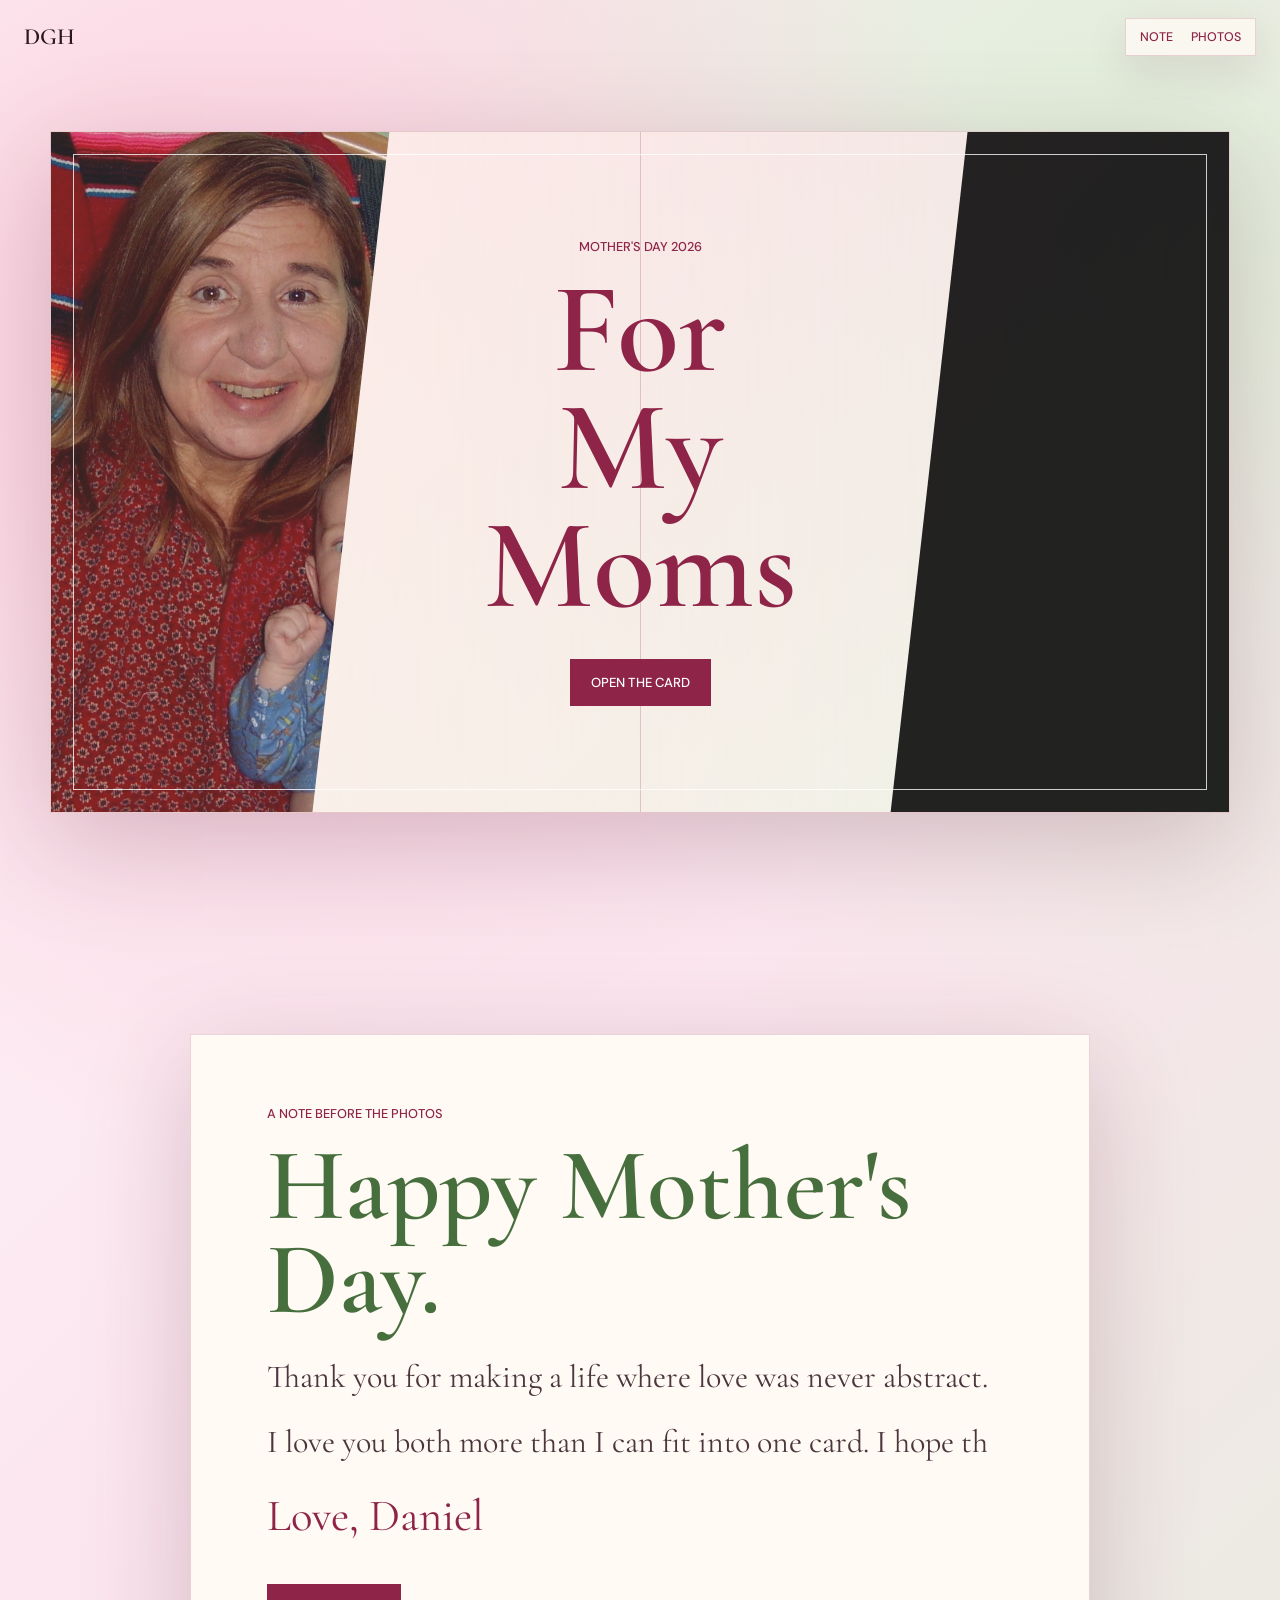
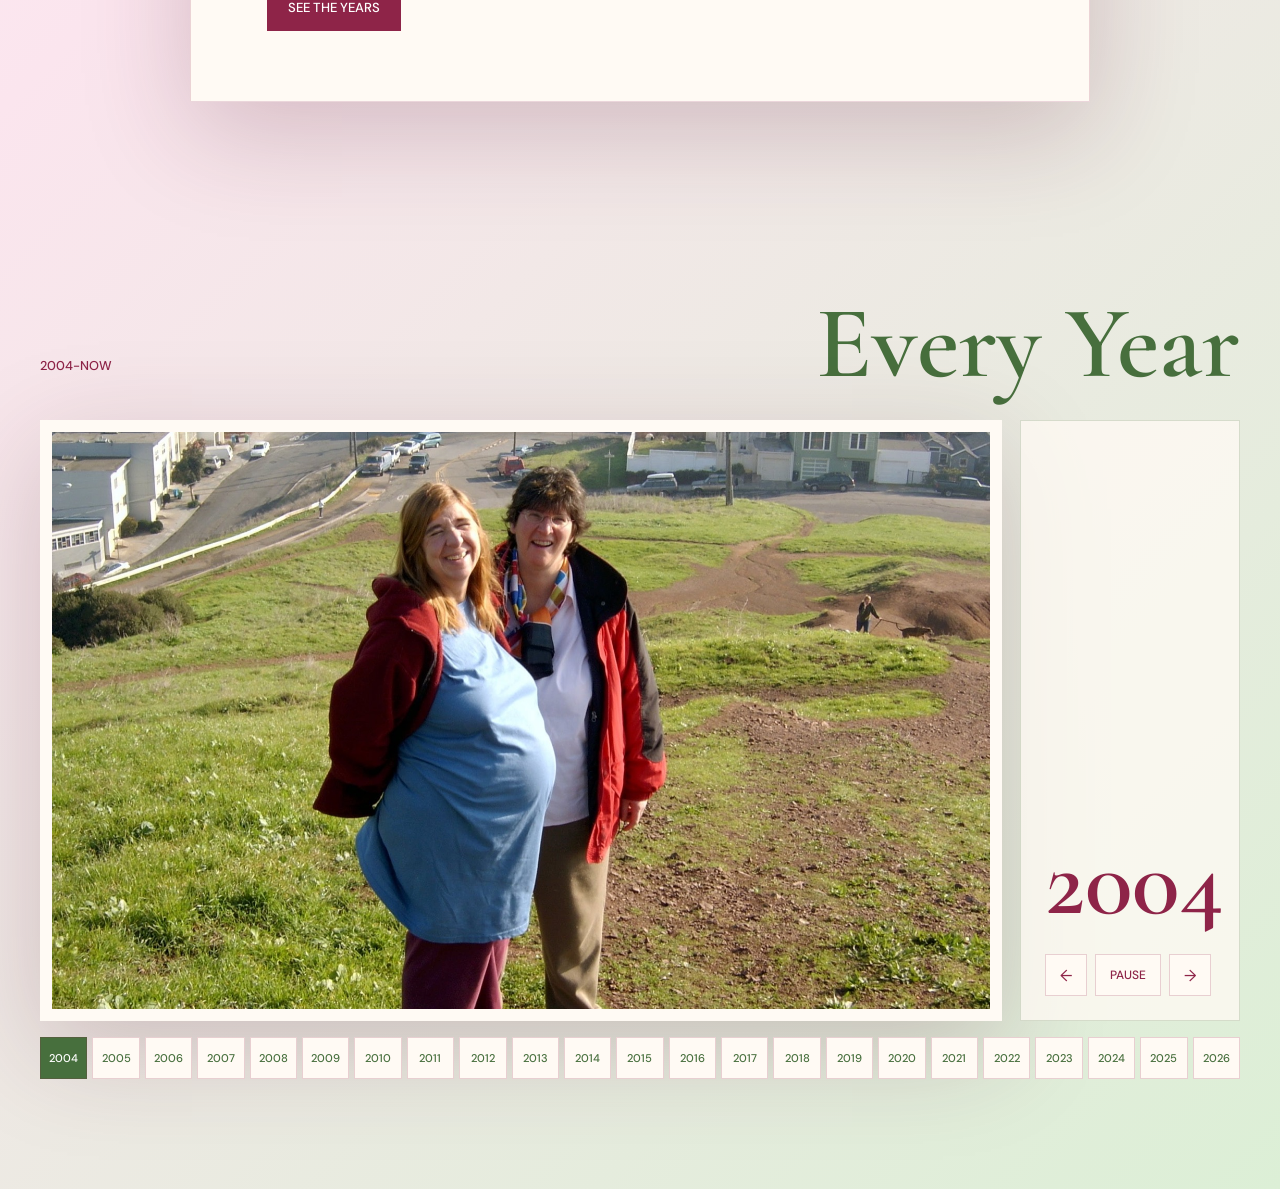
<file: mothers-day.html>
<!DOCTYPE html>
<html lang="en">
  <head>
    <meta charset="UTF-8" />
    <meta name="viewport" content="width=device-width, initial-scale=1.0" />
    <title>Happy Mother's Day</title>
    <meta
      name="description"
      content="A Mother's Day card told through one photo from every year, 2004 to now."
    />
    <link rel="stylesheet" href="./mothers-day.css?v=20260510" />
    <script type="module" src="./mothers-day.js?v=20260510"></script>
  </head>
  <body>
    <div class="desktop-only">
      <h1>Please open this card on a laptop.</h1>
      <p>It is designed as a wide-screen Mother's Day card.</p>
    </div>

    <header class="card-header" aria-label="Card controls">
      <a class="wordmark" href="./index.html">DGH</a>
      <nav class="card-nav" aria-label="Mother's Day card sections">
        <a href="#note">Note</a>
        <a href="#photos">Photos</a>
      </nav>
    </header>

    <main>
      <section class="opening-card" aria-labelledby="card-title">
        <div class="card-cover">
          <div class="cover-photo cover-photo-left">
            <img src="./assets/mothersday/web/2005.jpg" alt="" />
          </div>
          <div class="cover-center">
            <p>Mother's Day 2026</p>
            <h1 id="card-title">For My Moms</h1>
            <a class="primary-link" href="#note">Open the card</a>
          </div>
          <div class="cover-photo cover-photo-right">
            <img src="./assets/mothersday/web/2026.jpg" alt="" />
          </div>
        </div>
      </section>

      <section class="note-section" id="note" aria-labelledby="note-title">
        <div class="note-paper">
          <p class="date-line">A note before the photos</p>
          <h2 id="note-title">Happy Mother's Day.</h2>
          <div class="written-note">
            <p>
              Thank you for making a life where love was never abstract. It was
              in kitchens and train stations, soccer stadiums and parks, road
              trips and restaurants, jokes and hugs and the steady feeling that
              I was safe to become myself.
            </p>
            <p>
              I love you both more than I can fit into one card. I hope this
              little timeline feels like what you have given me: a whole life
              of memories, and the gift of knowing I am loved.
            </p>
            <p class="signature">Love, Daniel</p>
          </div>
          <a class="primary-link note-link" href="#photos">See the years</a>
        </div>
      </section>

      <section class="timeline-section" id="photos" aria-labelledby="timeline-title">
        <div class="timeline-intro">
          <p class="date-line">2004-now</p>
          <h2 id="timeline-title">Every Year</h2>
        </div>

        <div class="viewer" aria-live="polite">
          <div class="photo-stage">
            <button class="photo-button" type="button" aria-label="Open current photo">
              <img id="active-photo" alt="" />
            </button>
          </div>

          <aside class="memory-panel">
            <span id="active-year" class="year-label">2004</span>
            <div class="controls" aria-label="Timeline controls">
              <button class="icon-button" id="previous-year" type="button" aria-label="Previous year">
                <span aria-hidden="true">←</span>
              </button>
              <button class="play-button" id="play-pause" type="button">Pause</button>
              <button class="icon-button" id="next-year" type="button" aria-label="Next year">
                <span aria-hidden="true">→</span>
              </button>
            </div>
          </aside>
        </div>

        <div class="year-strip" id="year-strip" aria-label="Choose a year"></div>
      </section>
    </main>

    <div class="lightbox" id="lightbox" hidden>
      <button class="lightbox-close" type="button" aria-label="Close photo">×</button>
      <img id="lightbox-image" alt="" />
      <p id="lightbox-caption"></p>
    </div>
  </body>
</html>
</file>
<file: styles.css>
@font-face {
  font-family: "Inter";
  src: url("./fonts/inter-latin-400-normal.woff2") format("woff2");
  font-weight: 400;
  font-style: normal;
  font-display: swap;
}

@font-face {
  font-family: "Inter";
  src: url("./fonts/inter-latin-600-normal.woff2") format("woff2");
  font-weight: 600;
  font-style: normal;
  font-display: swap;
}

@font-face {
  font-family: "Fraunces";
  src: url("./fonts/fraunces-latin-400-normal.woff2") format("woff2");
  font-weight: 400;
  font-style: normal;
  font-display: swap;
}

:root {
  --paper: #FDFAF3;
  --paper-clean: #FFFFFF;
  --sand: #FFF3C4;
  --clay: #6B6663;
  --peach: #FFF3C4;
  --brown: #3A1F3D;
  --navy: #3A1F3D;
  --red: #3A1F3D;
  --ink: #231F20;
  --muted: #6B6663;
  --butter: #FFF3C4;
  --buttercup: #FFD43B;
  --line: rgba(35, 31, 32, 0.14);
  --max: 1260px;
  --scroll: 0;
  --splash-progress: 0;
}

*,
*::before,
*::after {
  box-sizing: border-box;
}

html {
  scroll-behavior: smooth;
}

body {
  margin: 0;
  background: var(--paper);
  color: var(--ink);
  font-family: "Inter", system-ui, sans-serif;
  overflow-x: hidden;
}

body.lightbox-open {
  overflow: hidden;
}

img,
svg {
  display: block;
}

img {
  max-width: 100%;
}

button {
  font: inherit;
}

a {
  color: inherit;
}

.scroll-meter {
  position: fixed;
  top: 0;
  left: 0;
  z-index: 20;
  width: calc(var(--scroll) * 100%);
  height: 3px;
  background: var(--navy);
}

.site-header {
  position: fixed;
  top: 0;
  left: 50%;
  z-index: 10;
  display: flex;
  width: min(calc(100% - 32px), var(--max));
  transform: translateX(-50%);
  align-items: center;
  justify-content: space-between;
  padding: 18px 0;
  color: var(--ink);
}

.wordmark,
.site-nav a {
  text-decoration: none;
}

.wordmark {
  font-family: "Fraunces", Georgia, serif;
  font-size: 1.25rem;
  font-weight: 600;
}

.site-nav {
  display: flex;
  gap: 16px;
  font-size: 0.78rem;
  text-transform: none;
  padding: 8px 10px;
  background: rgba(253, 250, 243, 0.72);
  backdrop-filter: blur(12px);
}

.site-nav a {
  color: rgba(35, 31, 32, 0.68);
}

.site-nav a:hover {
  color: var(--red);
}

.section-panel {
  width: min(calc(100% - 32px), var(--max));
  margin: 0 auto;
}

.splash {
  position: relative;
  display: grid;
  height: 112vh;
  min-height: 112svh;
  margin-bottom: 96px;
  grid-template-columns: minmax(320px, 0.72fr) minmax(440px, 1fr);
  gap: 36px;
  align-items: center;
  padding: 96px 0 64px;
  overflow: hidden;
}

.splash::before {
  position: absolute;
  inset: 13% 9%;
  content: "";
  }

.splash-copy {
  position: relative;
  z-index: 3;
  width: min(100%, 620px);
  padding: 28px 32px 34px;
  text-align: left;
}

.splash-copy::before {
  position: absolute;
  inset: 0;
  z-index: -1;
  content: "";
    filter: blur(3px);
}

.splash h1 {
  max-width: 14ch;
  margin: 0;
  font-size: clamp(3.1rem, 6.8vw, 6.3rem);
}

.splash-copy p:not(.small-label) {
  max-width: 460px;
  margin-top: 22px;
  color: var(--muted);
  font-size: clamp(1rem, 1.25vw, 1.12rem);
  line-height: 1.65;
}

.motion-system {
  position: absolute;
  inset: 6% -4% 8% 34%;
  z-index: 1;
  color: var(--navy);
  opacity: 0.84;
  transform:
    translate3d(calc(var(--splash-progress) * -34px), calc(var(--splash-progress) * -58px), 0)
    scale(calc(1 + (var(--splash-progress) * 0.08)));
  transform-origin: 55% 54%;
  transition: opacity 180ms ease;
}

.urban-map {
  width: 100%;
  height: 100%;
  overflow: visible;
}

.parcel-field rect,
.street-line,
.route-line,
.soft-contour {
  fill: none;
  stroke: currentColor;
  vector-effect: non-scaling-stroke;
}

.parcel-field rect {
  stroke-width: 1;
  opacity: 0.28;
  animation: parcel-settle 8s ease-in-out infinite;
}

.parcel-field rect:nth-child(3n) {
  animation-delay: 0.8s;
}

.parcel-field rect:nth-child(4n) {
  animation-delay: 1.5s;
}

.street-line {
  stroke-width: 1;
  opacity: 0.16;
}

.route-line {
  stroke: var(--red);
  stroke-width: 2.15;
  stroke-linejoin: round;
  stroke-dasharray: 980;
  stroke-dashoffset: 980;
  opacity: 0.64;
  animation: route-draw 8.5s ease-in-out infinite;
}

.route-tracer {
  fill: var(--red);
  opacity: 0.86;
  filter: drop-shadow(0 0 10px rgba(58, 31, 61, 0.4));
}

.soft-contour {
  stroke: var(--brown);
  stroke-width: 1;
  stroke-dasharray: 7 18;
  opacity: 0.22;
  animation: contour-drift 18s linear infinite;
}

.contour-b {
  animation-direction: reverse;
  animation-duration: 24s;
}

.map-pin {
  fill: var(--paper-clean);
  stroke: var(--navy);
  stroke-width: 2;
  opacity: 0.82;
  animation: pin-pulse 4s ease-in-out infinite;
}

.pin-b {
  animation-delay: 0.8s;
}

.pin-c {
  animation-delay: 1.6s;
}

.map-nav {
  position: absolute;
  inset: 6% -4% 8% 34%;
  z-index: 2;
  pointer-events: none;
  transform:
    translate3d(calc(var(--splash-progress) * -34px), calc(var(--splash-progress) * -58px), 0)
    scale(calc(1 + (var(--splash-progress) * 0.08)));
  transform-origin: 55% 54%;
}

.map-stop {
  position: absolute;
  display: inline-flex;
  gap: 8px;
  align-items: center;
  padding: 8px 10px;
  color: rgba(35, 31, 32, 0.72);
  background: rgba(253, 250, 243, 0.76);
  border: 1px solid rgba(58, 31, 61, 0.12);
  font-size: 0.74rem;
  text-decoration: none;
  text-transform: none;
  pointer-events: auto;
  backdrop-filter: blur(10px);
  transition: transform 180ms ease, color 180ms ease, border-color 180ms ease;
}

.map-stop:hover {
  color: var(--red);
  border-color: rgba(58, 31, 61, 0.28);
  transform: translateY(-2px);
}

.portfolio-doors {
  position: absolute;
  right: 0;
  bottom: 86px;
  z-index: 4;
  display: grid;
  grid-template-columns: repeat(2, minmax(180px, 1fr));
  gap: 1px;
  width: min(520px, 52vw);
  background: rgba(58, 31, 61, 0.18);
}

.portfolio-door {
  display: grid;
  min-height: 134px;
  align-content: end;
  gap: 12px;
  padding: 20px;
  background: rgba(253, 250, 243, 0.82);
  text-decoration: none;
  backdrop-filter: blur(12px);
  transition: background 180ms ease, color 180ms ease, transform 180ms ease;
}

.portfolio-door span {
  color: var(--red);
  font-size: 0.74rem;
  font-weight: 500;
  text-transform: none;
}

.portfolio-door strong {
  max-width: 10ch;
  color: var(--navy);
  font-family: "Fraunces", Georgia, serif;
  font-size: 1.65rem;
  font-weight: 600;
  line-height: 0.98;
}

.portfolio-door:hover {
  color: var(--paper-clean);
  background: rgba(58, 31, 61, 0.94);
  transform: translateY(-3px);
}

.portfolio-door:hover span,
.portfolio-door:hover strong {
  color: currentColor;
}

.map-stop span {
  width: 8px;
  height: 8px;
  background: var(--paper-clean);
  border: 2px solid var(--navy);
}

.stop-planning {
  left: 30%;
  top: 61%;
}

.stop-visual {
  right: 2%;
  top: 61%;
}

.splash-scroll {
  position: absolute;
  right: 0;
  bottom: 32px;
  z-index: 2;
  color: rgba(35, 31, 32, 0.62);
  font-size: 0.78rem;
  text-decoration: none;
  text-transform: none;
}

.splash-scroll::after {
  display: block;
  width: 1px;
  height: 44px;
  margin: 10px 0 0 auto;
  content: "";
  background: rgba(35, 31, 32, 0.26);
  animation: scroll-cue 1.8s ease-in-out infinite;
}

.creative-lead,
.professional-bridge {
  display: grid;
  grid-template-columns: minmax(280px, 0.5fr) minmax(0, 1fr);
  gap: 46px;
  align-items: start;
  padding: 112px 0 126px;
  border-top: 1px solid var(--line);
}

.creative-lead-copy,
.professional-copy {
  position: sticky;
  top: 110px;
}

.professional-copy {
  position: static;
}

.creative-lead-copy h2,
.professional-copy h2 {
  max-width: 10.5ch;
}

.creative-lead-copy p:not(.small-label),
.professional-copy p:not(.small-label),
.creative-hero-copy p,
.creative-design-copy p {
  max-width: 620px;
  margin-top: 24px;
  color: var(--muted);
  font-size: clamp(1rem, 1.35vw, 1.14rem);
  line-height: 1.7;
}

.creative-lead-copy a {
  display: inline-block;
  margin-top: 26px;
  color: var(--brown);
  font-size: 0.78rem;
  text-transform: none;
  text-decoration-thickness: 1px;
  text-underline-offset: 0.18em;
}

.portfolio-cta {
  min-width: min(100%, 320px);
  padding: 18px 20px;
  color: var(--paper-clean) !important;
  background: var(--red);
  text-align: center;
  text-decoration: none;
}

.portfolio-cta:hover {
  background: var(--navy);
}

.creative-stage {
  position: relative;
  min-height: 720px;
}

.creative-lead .creative-stage {
  display: grid;
  min-height: 560px;
  grid-template-columns: repeat(2, minmax(0, 1fr));
  grid-template-rows: repeat(2, minmax(0, 1fr));
  gap: 1px;
  background: rgba(58, 31, 61, 0.16);
}

.creative-lead .stage-photo {
  position: relative;
  inset: auto;
  width: auto;
  height: auto;
  min-height: 260px;
  box-shadow: none;
}

.creative-lead .stage-photo-1 {
  grid-row: auto;
}

.creative-lead .stage-photo-2,
.creative-lead .stage-photo-3,
.creative-lead .stage-photo-4 {
  top: auto;
  right: auto;
  bottom: auto;
  left: auto;
}

.creative-lead .stage-photo-5 {
  display: none;
}

.stage-photo {
  position: absolute;
  margin: 0;
  overflow: hidden;
  background: var(--sand);
  box-shadow: 0 34px 78px rgba(58, 31, 61, 0.2);
}

.stage-photo img {
  width: 100%;
  height: 100%;
  object-fit: cover;
  filter: saturate(0.95) contrast(1.04);
}

.photo-expand {
  display: block;
  width: 100%;
  height: 100%;
  padding: 0;
  border: 0;
  color: inherit;
  background: transparent;
  cursor: zoom-in;
}

.photo-expand:focus-visible {
  outline: 2px solid var(--red);
  outline-offset: 3px;
}

.stage-photo-1 img {
  object-position: 72% 48%;
}

.stage-photo-2 img {
  object-position: 68% 50%;
}

.stage-photo-3 img {
  object-position: 50% 58%;
}

.stage-photo-4 img {
  object-position: 50% 45%;
}

.stage-photo-5 img {
  object-position: 50% 48%;
}

.stage-photo figcaption {
  position: absolute;
  left: 12px;
  bottom: 12px;
  padding: 7px 9px;
  color: var(--paper-clean);
  background: rgba(58, 31, 61, 0.72);
  font-size: 0.72rem;
  text-transform: none;
}

.stage-photo-1 {
  top: 0;
  left: 3%;
  width: 56%;
  height: 62%;
}

.stage-photo-2 {
  top: 7%;
  right: 0;
  width: 36%;
  height: 30%;
}

.stage-photo-3 {
  right: 4%;
  bottom: 2%;
  width: 44%;
  height: 48%;
}

.stage-photo-4 {
  left: 0;
  bottom: 0;
  width: 34%;
  height: 30%;
}

.stage-photo-5 {
  left: 37%;
  bottom: 7%;
  width: 25%;
  height: 28%;
}

.massive {
  min-height: 78vh;
}

.creative-hero {
  position: relative;
  display: grid;
  min-height: 100svh;
  align-content: end;
  gap: 42px;
  padding: 132px 0 42px;
}

.creative-hero-copy {
  position: relative;
  z-index: 3;
  display: grid;
  width: min(520px, calc(100% - 32px));
  grid-template-columns: 1fr;
  gap: 18px;
  align-items: end;
  margin: 0 0 0 max(16px, calc((100vw - var(--max)) / 2));
  padding: 24px;
  background: rgba(253, 250, 243, 0.9);
  backdrop-filter: blur(18px);
}

.creative-hero h1 {
  max-width: 12ch;
}

.creative-page .creative-hero {
  width: 100vw;
  margin-left: calc(50% - 50vw);
  color: var(--paper-clean);
  background: var(--navy);
  overflow: hidden;
}

.creative-page .creative-hero-copy {
  color: var(--ink);
}

.creative-page .creative-hero-copy p:not(.small-label) {
  margin-top: 0;
}

.creative-page .creative-stage.massive {
  position: absolute;
  inset: 0;
  min-height: 100%;
}

.stage-feature-photo {
  position: absolute;
  inset: 0;
  margin: 0;
}

.stage-feature-photo::after {
  position: absolute;
  inset: 0;
  content: "";
  background:
    linear-gradient(90deg, rgba(35, 31, 32, 0.26), transparent 48%),
    linear-gradient(0deg, rgba(35, 31, 32, 0.18), transparent 34%);
  pointer-events: none;
}

.stage-feature-img {
  width: 100%;
  height: 100%;
  min-height: 100svh;
  object-fit: cover;
  object-position: 72% center;
  filter: saturate(0.98) contrast(1.05);
}

.stage-graphic {
  position: absolute;
  inset: 72px 18px 18px;
  z-index: 2;
  pointer-events: none;
}

.stage-graphic::before,
.stage-graphic::after,
.stage-graphic span {
  position: absolute;
  content: "";
  border: 1px solid rgba(253, 250, 243, 0.28);
}

.stage-graphic::before {
  top: 0;
  right: max(16px, calc((100vw - var(--max)) / 2));
  width: min(24vw, 280px);
  height: min(24vw, 280px);
  border-left: 0;
  border-bottom: 0;
}

.stage-graphic::after {
  left: max(16px, calc((100vw - var(--max)) / 2));
  bottom: 0;
  width: min(34vw, 420px);
  height: min(15vw, 170px);
  border-right: 0;
  border-top: 0;
}

.stage-graphic span:nth-child(1) {
  top: 18%;
  left: 0;
  width: 100%;
  border-width: 1px 0 0;
  opacity: 0.28;
}

.stage-graphic span:nth-child(2) {
  top: 0;
  left: 62%;
  height: 100%;
  border-width: 0 0 0 1px;
  opacity: 0.22;
}

.stage-graphic span:nth-child(3) {
  right: max(22px, calc((100vw - var(--max)) / 2));
  bottom: 18%;
  width: 90px;
  height: 90px;
  border-radius: 50%;
  animation: viewfinder-pulse 5.6s ease-in-out infinite;
}

.stage-graphic span:nth-child(4) {
  right: max(70px, calc((100vw - var(--max)) / 2 + 48px));
  bottom: calc(18% + 44px);
  width: 12px;
  height: 12px;
  background: rgba(253, 250, 243, 0.72);
  border: 0;
  border-radius: 50%;
}

.stage-index {
  position: absolute;
  right: max(16px, calc((100vw - var(--max)) / 2));
  bottom: 42px;
  z-index: 4;
  display: grid;
  width: min(32vw, 390px);
  gap: 10px;
}

.stage-index-item {
  display: grid;
  min-height: 86px;
  grid-template-columns: 96px 1fr;
  align-items: center;
  gap: 12px;
  padding: 8px;
  color: var(--paper-clean);
  background: rgba(35, 31, 32, 0.62);
  backdrop-filter: blur(16px);
}

.stage-index-item img {
  width: 96px;
  height: 72px;
  object-fit: cover;
}

.stage-index-item span {
  font-size: 0.76rem;
  text-align: left;
  text-transform: none;
}

.creative-design {
  display: grid;
  grid-template-columns: minmax(280px, 0.5fr) minmax(0, 1fr);
  gap: 46px;
  align-items: center;
  padding: 90px 0 116px;
  border-top: 1px solid var(--line);
}

.creative-design-copy h2 {
  max-width: 10.5ch;
}

.hero {
  position: relative;
  display: grid;
  min-height: auto;
  grid-template-columns: minmax(420px, 0.86fr) minmax(360px, 0.74fr);
  gap: 56px;
  align-items: end;
  padding: 84px 0 52px;
}

.hero-copy {
  position: relative;
  z-index: 2;
  grid-column: 1;
  grid-row: 1;
  max-width: 720px;
}

.hero-copy h1 {
  max-width: 11.6ch;
}

.small-label {
  margin: 0 0 16px;
  color: var(--red);
  font-size: 0.76rem;
  font-weight: 500;
  text-transform: none;
}

h1,
h2 {
  margin: 0;
  font-family: "Fraunces", Georgia, serif;
  font-weight: 600;
  line-height: 0.92;
}

h1 {
  max-width: 9.8ch;
  font-size: clamp(2.7rem, 5.4vw, 5.1rem);
}

h2 {
  font-size: clamp(1.9rem, 3.5vw, 3.25rem);
}

h3,
p {
  margin: 0;
}

.hero-lede {
  max-width: 620px;
  margin-top: 28px;
  color: var(--muted);
  font-size: clamp(1.04rem, 1.5vw, 1.28rem);
  line-height: 1.65;
}

.hero-media {
  position: relative;
  min-height: 410px;
  grid-column: 2;
  grid-row: 1;
  align-self: start;
}

.hero-photo {
  position: absolute;
  width: min(26vw, 340px);
  aspect-ratio: 4 / 5;
  object-fit: cover;
  filter: saturate(0.88) contrast(1.04);
  box-shadow: 0 36px 80px rgba(58, 31, 61, 0.22);
}

.hero-photo-a {
  right: 20%;
  bottom: 18%;
  transform: translateY(calc(var(--scroll) * -70px)) rotate(-4deg);
}

.hero-photo-b {
  right: 0;
  bottom: 0;
  width: min(22vw, 280px);
  transform: translateY(calc(var(--scroll) * 92px)) rotate(7deg);
}

.orbit {
  position: absolute;
  right: 10%;
  bottom: 6%;
  width: min(42vw, 560px);
  color: var(--navy);
  opacity: 0.2;
  transform: rotate(calc(var(--scroll) * 90deg));
}

.orbit rect,
.orbit path {
  fill: none;
  stroke: currentColor;
  stroke-width: 1;
}

.hero-index {
  position: relative;
  z-index: 2;
  grid-column: 1 / -1;
  display: grid;
  grid-template-columns: repeat(4, 1fr);
  gap: 1px;
  max-width: 760px;
  color: var(--paper-clean);
  background: rgba(58, 31, 61, 0.18);
}

.resume-map {
  display: grid;
  grid-column: 1 / -1;
  gap: 28px;
  margin-top: 20px;
}

.resume-lane {
  position: relative;
  display: grid;
  gap: 18px;
  padding: 42px 22px 22px;
  background: rgba(255, 243, 196, 0.18);
  border: 1px solid rgba(58, 31, 61, 0.16);
}

.resume-lane::before {
  position: absolute;
  left: 22px;
  top: 18px;
  content: attr(data-lane);
  color: var(--red);
  font-size: 0.72rem;
  font-weight: 500;
  text-transform: none;
}

.resume-education-lane {
  grid-template-columns: repeat(2, minmax(0, 1fr));
}

.resume-work-lane {
  grid-template-columns: repeat(3, minmax(0, 1fr));
}

.resume-node {
  position: relative;
  z-index: 1;
  display: grid;
  min-height: 220px;
  align-content: space-between;
  gap: 14px;
  padding: 22px;
  background: rgba(253, 250, 243, 0.78);
  border: 1px solid rgba(58, 31, 61, 0.1);
}

.resume-node-feature {
  grid-column: span 2;
  background: var(--navy);
  color: var(--paper-clean);
}

.resume-node span {
  color: var(--red);
  font-size: 0.72rem;
  font-weight: 500;
  text-transform: none;
}

.resume-node-feature span {
  color: rgba(253, 250, 243, 0.76);
}

.resume-node h3 {
  max-width: none;
  margin-top: 10px;
  color: var(--navy);
  font-size: clamp(1.08rem, 1.25vw, 1.34rem);
  font-weight: 500;
  line-height: 1.04;
}

.resume-node p {
  color: var(--ink);
  font-size: 0.9rem;
  font-weight: 500;
  line-height: 1.35;
}

.resume-node strong {
  color: var(--muted);
  font-size: 0.8rem;
  font-weight: 400;
  line-height: 1.45;
}

.resume-node.resume-node-feature h3,
.resume-node.resume-node-feature p,
.resume-node.resume-node-feature strong {
  color: var(--paper-clean);
}

.hero-index span {
  min-height: 74px;
  padding: 16px;
  background: var(--navy);
  font-size: 0.82rem;
  line-height: 1.25;
}

.scroll-story {
  display: grid;
  min-height: auto;
  grid-template-columns: minmax(280px, 0.58fr) minmax(0, 1fr);
  gap: 46px;
  padding: 70px 0;
  border-top: 1px solid var(--line);
}

.story-pin {
  position: static;
  height: max-content;
}

.story-pin h2 {
  max-width: 10.5ch;
}

.story-steps {
  display: grid;
  gap: 1px;
  padding-top: 0;
  background: rgba(58, 31, 61, 0.14);
}

.story-step {
  display: grid;
  grid-template-columns: 62px minmax(0, 1fr);
  gap: 20px;
  align-items: start;
  padding: 24px;
  background: rgba(253, 250, 243, 0.62);
  border-top: 0;
}

.story-step span {
  color: var(--red);
  font-family: "Fraunces", Georgia, serif;
  font-size: 2.35rem;
  line-height: 0.9;
}

.story-step p,
.flagship-copy p,
.planning-copy p,
.planning-card p,
.work-item p,
.visual-copy p {
  color: var(--muted);
  font-size: clamp(1rem, 1.4vw, 1.16rem);
  line-height: 1.75;
}

.planning-feature {
  display: grid;
  grid-template-columns: 1fr;
  gap: 22px;
  align-items: start;
  padding: 96px 0 126px;
  border-top: 1px solid var(--line);
}

.planning-copy {
  position: static;
  display: block;
}

.planning-copy .small-label {
  margin: 0;
}

.planning-grid {
  display: grid;
  grid-template-columns: repeat(2, minmax(0, 1fr));
  gap: 1px;
  background: rgba(58, 31, 61, 0.18);
}

.project-groups {
  display: grid;
  gap: 28px;
}

.project-group,
.planning-video {
  background: rgba(253, 250, 243, 0.66);
}

.project-group {
  display: block;
}

.project-card span,
.planning-video-copy span {
  color: var(--red);
  font-size: 0.76rem;
  font-weight: 500;
  text-transform: none;
}

.project-card-grid {
  display: grid;
  grid-template-columns: repeat(2, minmax(0, 1fr));
  gap: 18px;
}

.project-card-grid.compact {
  grid-template-columns: repeat(3, minmax(0, 1fr));
}

.project-card-grid.compact .project-card {
  grid-column: span 1;
}

.project-card {
  display: grid;
  min-height: 360px;
  align-content: start;
  gap: 24px;
  padding: 38px;
  background: rgba(253, 250, 243, 0.72);
  border: 1px solid rgba(58, 31, 61, 0.11);
}

.project-card-primary {
  background: rgba(255, 219, 187, 0.34);
  border-color: rgba(58, 31, 61, 0.22);
  color: var(--ink);
}

.project-card-media {
  grid-column: 1 / -1;
}

.project-card h4 {
  max-width: 24ch;
  margin: 0;
  color: var(--navy);
  font-size: clamp(1.42rem, 2vw, 2.05rem);
  font-weight: 500;
  line-height: 1.05;
}

.project-card-primary h4,
.project-card-primary p,
.project-card-primary span {
  color: inherit;
}

.project-card p {
  max-width: 62ch;
  color: var(--muted);
  font-size: 1.02rem;
  line-height: 1.55;
}

.project-image-pair {
  display: grid;
  grid-template-columns: repeat(2, minmax(0, 1fr));
  gap: 10px;
  margin-top: auto;
}

.project-image-pair img {
  width: 100%;
  aspect-ratio: 16 / 10;
  object-fit: cover;
  border: 1px solid rgba(58, 31, 61, 0.14);
}

.project-video-inline {
  position: relative;
  width: min(100%, 520px);
  margin-top: auto;
  overflow: hidden;
  background: rgba(58, 31, 61, 0.12);
  border: 1px solid rgba(58, 31, 61, 0.16);
}

.project-video-inline::before {
  display: block;
  aspect-ratio: 16 / 9;
  content: "";
}

.project-video-inline iframe {
  position: absolute;
  inset: 0;
  width: 100%;
  height: 100%;
  border: 0;
}

.project-card a,
.project-actions a {
  width: max-content;
  max-width: 100%;
  margin-top: auto;
  color: var(--red);
  font-size: 0.76rem;
  font-weight: 500;
  text-transform: none;
  text-decoration-thickness: 1px;
  text-underline-offset: 0.18em;
}

.project-card-primary a {
  color: var(--red);
}

.project-actions {
  display: flex;
  flex-wrap: wrap;
  gap: 14px;
  align-items: center;
  margin-top: auto;
}

.project-audio {
  width: 100%;
  margin-top: auto;
  filter: sepia(0.08) saturate(0.72);
}

.planning-card {
  min-height: 220px;
  padding: 22px;
  background: rgba(253, 250, 243, 0.62);
}

.planning-card.primary {
  grid-column: span 2;
  min-height: 250px;
  background: var(--navy);
  color: var(--paper-clean);
}

.planning-card span,
.work-item span {
  color: var(--red);
  font-size: 0.78rem;
  font-weight: 500;
  text-transform: none;
}

.planning-card.primary span,
.planning-card.primary p {
  color: rgba(253, 250, 243, 0.78);
}

.planning-card h3 {
  max-width: 18ch;
  margin-top: 18px;
  color: var(--navy);
  font-size: clamp(1.18rem, 1.7vw, 1.65rem);
  font-weight: 500;
  line-height: 1.05;
}

.planning-card.primary h3 {
  color: var(--paper-clean);
  font-size: clamp(1.8rem, 3vw, 2.8rem);
}

.planning-card p {
  margin-top: 22px;
}

.planning-video {
  display: grid;
  grid-template-columns: 1fr;
  gap: 12px;
  width: min(100%, 900px);
  justify-self: center;
  background: transparent;
}

.planning-video-copy,
.video-frame {
  background: rgba(253, 250, 243, 0.9);
  border: 1px solid rgba(58, 31, 61, 0.12);
}

.planning-video-copy {
  display: flex;
  flex-wrap: wrap;
  gap: 12px 18px;
  align-items: baseline;
  padding: 22px 24px;
}

.planning-video-copy span {
  color: var(--red);
  font-size: 0.78rem;
  font-weight: 500;
  text-transform: none;
}

.planning-video-copy h3 {
  max-width: none;
  margin: 0;
  color: var(--navy);
  font-size: clamp(1.2rem, 1.7vw, 1.65rem);
  font-weight: 500;
  line-height: 1.05;
}

.planning-video-copy p {
  flex-basis: 100%;
  max-width: 760px;
  margin: 0;
  color: var(--muted);
  font-size: 0.96rem;
}

.video-frame {
  position: relative;
  min-height: 260px;
  overflow: hidden;
}

.video-frame::before {
  content: "";
  display: block;
  aspect-ratio: 16 / 9;
}

.video-frame iframe {
  position: absolute;
  inset: 0;
  width: 100%;
  height: 100%;
  border: 0;
}

.flagship {
  display: grid;
  grid-template-columns: minmax(320px, 0.78fr) minmax(0, 1.2fr);
  gap: 54px;
  align-items: center;
  padding: 84px 0;
}

.flagship-copy h2 {
  max-width: 9.4ch;
}

.flagship-copy p {
  max-width: 620px;
  margin-top: 24px;
}

.stat-row {
  display: grid;
  grid-template-columns: repeat(3, 1fr);
  gap: 1px;
  margin-top: 34px;
  background: rgba(58, 31, 61, 0.18);
}

.stat-row div {
  min-height: 106px;
  padding: 18px;
  background: rgba(255, 255, 255, 0.52);
}

.stat-row strong {
  display: block;
  color: var(--navy);
  font-family: "Fraunces", Georgia, serif;
  font-size: 3rem;
  line-height: 0.92;
}

.stat-row span {
  display: block;
  margin-top: 8px;
  color: var(--muted);
  font-size: 0.86rem;
}

.system-board,
.brand-development-board {
  position: relative;
  min-height: 650px;
  isolation: isolate;
}

.identity-layer {
  position: absolute;
  inset: 3% 0 0 8%;
  z-index: 0;
  overflow: hidden;
  background:
    linear-gradient(135deg, rgba(58, 31, 61, 0.09), rgba(58, 31, 61, 0.06)),
    rgba(253, 250, 243, 0.42);
  border: 1px solid rgba(58, 31, 61, 0.12);
}

.identity-badge {
  position: absolute;
  right: -12%;
  top: -20%;
  width: min(48vw, 560px);
  opacity: 0.12;
  filter: saturate(0.8);
  transform: rotate(-8deg);
}

.shark-watermark,
.shark-mask {
  display: block;
  background: currentColor;
  -webkit-mask: url("./assets/interlake-shark.svg") center / contain no-repeat;
  mask: url("./assets/interlake-shark.svg") center / contain no-repeat;
}

.shark-watermark {
  position: absolute;
  color: var(--navy);
  opacity: 0.08;
}

.shark-a {
  left: -6%;
  bottom: 6%;
  width: 330px;
  aspect-ratio: 1;
  transform: rotate(9deg);
}

.shark-b {
  right: 16%;
  bottom: -13%;
  width: 220px;
  aspect-ratio: 1;
  color: var(--red);
  transform: rotate(-16deg);
}

.screen {
  position: absolute;
  z-index: 2;
  margin: 0;
  overflow: hidden;
  background: var(--paper-clean);
  border: 1px solid rgba(58, 31, 61, 0.16);
  box-shadow: 0 28px 72px rgba(58, 31, 61, 0.2);
}

.screen img {
  width: 100%;
  height: 100%;
  object-fit: cover;
}

.screen figcaption {
  position: absolute;
  right: 14px;
  bottom: 12px;
  padding: 7px 10px;
  color: var(--paper-clean);
  background: rgba(58, 31, 61, 0.78);
  font-size: 0.76rem;
}

.screen-main {
  top: 0;
  right: 0;
  width: 82%;
  aspect-ratio: 16 / 10;
}

.screen-overlap {
  bottom: 0;
  left: 0;
  width: 58%;
  aspect-ratio: 13 / 10;
}

.brand-marks {
  position: relative;
  z-index: 3;
  display: grid;
  grid-column: 1 / -1;
  grid-template-columns: 116px 116px;
  justify-self: end;
  gap: 1px;
  padding: 1px;
  background: rgba(253, 250, 243, 0.28);
  box-shadow: 0 22px 58px rgba(58, 31, 61, 0.2);
}

.brand-development-board {
  display: grid;
  grid-template-columns: minmax(220px, 0.74fr) minmax(220px, 0.54fr);
  gap: 18px;
  align-content: center;
  padding: 48px;
}

.brand-development-board .identity-layer {
  inset: 0;
}

.brand-spec-card {
  position: relative;
  z-index: 2;
  display: grid;
  min-height: 320px;
  align-content: center;
  justify-items: center;
  gap: 18px;
  padding: 26px;
  background: rgba(253, 250, 243, 0.86);
  border: 1px solid rgba(58, 31, 61, 0.16);
  box-shadow: 0 24px 62px rgba(58, 31, 61, 0.16);
}

.brand-spec-card span:first-child,
.brand-spec-card strong {
  color: var(--navy);
  font-size: 0.78rem;
  font-weight: 500;
  letter-spacing: 0;
  text-transform: none;
}

.brand-spec-primary img {
  width: min(72%, 320px);
}

.brand-spec-shark {
  color: var(--paper-clean);
  background: rgba(58, 31, 61, 0.94);
}

.brand-spec-shark .shark-mask {
  width: min(72%, 260px);
  height: auto;
  aspect-ratio: 1;
  color: var(--paper-clean);
}

.brand-spec-shark strong {
  color: var(--paper-clean);
}

.brand-color-row {
  position: relative;
  z-index: 2;
  display: grid;
  grid-column: 1 / -1;
  grid-template-columns: repeat(3, 1fr);
  gap: 1px;
  background: rgba(58, 31, 61, 0.18);
}

.brand-color-row span {
  display: grid;
  min-height: 88px;
  align-content: end;
  padding: 14px;
  color: var(--paper-clean);
  background: var(--swatch);
  font-size: 0.72rem;
  text-transform: none;
}

.brand-color-row span:nth-child(2) {
  color: var(--navy);
}

.brand-token {
  display: grid;
  min-height: 132px;
  align-content: center;
  justify-items: center;
  gap: 12px;
  padding: 14px;
  color: var(--paper-clean);
  background: rgba(58, 31, 61, 0.94);
}

.brand-token img {
  width: 76px;
  height: 76px;
  object-fit: contain;
}

.brand-token span:last-child {
  font-size: 0.68rem;
  letter-spacing: 0;
  text-transform: none;
}

.shark-token {
  color: var(--navy);
  background: rgba(253, 250, 243, 0.88);
}

.shark-mask {
  width: 78px;
  height: 78px;
}

.shark-token span:last-child {
  color: var(--navy);
}

.work-index {
  padding: 84px 0;
  border-top: 1px solid var(--line);
}

.section-intro {
  display: grid;
  grid-template-columns: minmax(0, 0.95fr) minmax(280px, 0.42fr);
  gap: 40px;
  align-items: end;
}

.section-intro h2 {
  max-width: 13ch;
}

.work-list {
  margin-top: 70px;
  border-top: 1px solid var(--line);
}

.work-item {
  display: grid;
  grid-template-columns: 190px minmax(220px, 0.7fr) minmax(0, 1fr);
  gap: 34px;
  padding: 30px 0;
  border-bottom: 1px solid var(--line);
}

.work-item span {
  color: var(--red);
  font-size: 0.78rem;
  font-weight: 500;
  text-transform: none;
}

.work-item h3 {
  color: var(--navy);
  font-size: clamp(1.35rem, 2.2vw, 2rem);
  font-weight: 500;
  line-height: 1.05;
}

.project-slots {
  padding: 96px 0 110px;
  border-top: 1px solid var(--line);
}

.archive-teaser {
  padding: 78px 0 88px;
  border-top: 1px solid var(--line);
}

.archive-teaser-copy {
  display: grid;
  grid-template-columns: minmax(0, 0.8fr) minmax(260px, 0.45fr);
  gap: 40px;
  align-items: end;
}

.archive-teaser-copy h2 {
  max-width: 11ch;
}

.archive-teaser-copy p:not(.small-label) {
  color: var(--muted);
  font-size: clamp(1rem, 1.35vw, 1.14rem);
  line-height: 1.7;
}

.archive-teaser-copy a {
  color: var(--brown);
  font-size: 0.78rem;
  text-transform: none;
  text-decoration-thickness: 1px;
  text-underline-offset: 0.18em;
}

.teaser-actions {
  display: flex;
  flex-wrap: wrap;
  gap: 14px;
  align-items: center;
}

.archive-hero {
  padding: 130px 0 72px;
  border-bottom: 1px solid var(--line);
}

.archive-hero h1 {
  max-width: 12ch;
}

.archive-hero p:not(.small-label) {
  max-width: 680px;
  margin-top: 24px;
  color: var(--muted);
  font-size: clamp(1rem, 1.35vw, 1.14rem);
  line-height: 1.7;
}

.slot-grid {
  display: grid;
  grid-template-columns: repeat(4, minmax(0, 1fr));
  gap: 1px;
  margin-top: 58px;
  background: rgba(58, 31, 61, 0.18);
}

.slot-card {
  min-height: 330px;
  padding: 24px;
  background: rgba(253, 250, 243, 0.62);
}

.slot-card span {
  color: var(--red);
  font-size: 0.76rem;
  font-weight: 500;
  text-transform: none;
}

.slot-card h3 {
  max-width: 12ch;
  margin-top: 18px;
  color: var(--navy);
  font-size: clamp(1.28rem, 2.1vw, 1.8rem);
  font-weight: 500;
  line-height: 1.05;
}

.slot-card p {
  margin-top: 20px;
  color: var(--muted);
  font-size: 0.98rem;
  line-height: 1.65;
}

.slot-card a {
  display: inline-block;
  margin-top: 22px;
  margin-right: 16px;
  color: var(--brown);
  font-size: 0.78rem;
  text-transform: none;
  text-decoration-thickness: 1px;
  text-underline-offset: 0.18em;
}

.document-grid {
  grid-template-columns: repeat(3, minmax(0, 1fr));
}

.slot-card audio {
  width: 100%;
  margin-top: 24px;
  filter: sepia(0.08) saturate(0.72);
}

.reporting-threads {
  display: grid;
  grid-template-columns: minmax(300px, 0.55fr) minmax(0, 1fr);
  gap: 44px;
  padding: 86px 0;
  border-top: 1px solid var(--line);
}

.thread-copy h2 {
  max-width: 9.5ch;
}

.thread-copy p:not(.small-label) {
  max-width: 560px;
  margin-top: 24px;
  color: var(--muted);
  font-size: clamp(1rem, 1.35vw, 1.14rem);
  line-height: 1.7;
}

.thread-copy a,
.visual-copy a {
  display: inline-block;
  margin-top: 24px;
  color: var(--brown);
  font-size: 0.78rem;
  text-transform: none;
  text-decoration-thickness: 1px;
  text-underline-offset: 0.18em;
}

.thread-list {
  display: grid;
  grid-template-columns: repeat(2, minmax(0, 1fr));
  gap: 1px;
  background: rgba(58, 31, 61, 0.18);
}

.thread-card {
  min-height: 220px;
  padding: 22px;
  background: rgba(253, 250, 243, 0.62);
}

.thread-card span,
.visual-story-copy span {
  color: var(--red);
  font-size: 0.76rem;
  font-weight: 500;
  text-transform: none;
}

.thread-card h3,
.visual-story-copy h3 {
  margin-top: 16px;
  color: var(--navy);
  font-size: clamp(1.2rem, 1.8vw, 1.7rem);
  font-weight: 500;
  line-height: 1.08;
}

.thread-card p,
.visual-story-copy p {
  margin-top: 18px;
  color: var(--muted);
  font-size: 0.98rem;
  line-height: 1.65;
}

.visual-band {
  display: grid;
  grid-template-columns: minmax(280px, 0.45fr) minmax(0, 1fr);
  gap: 40px;
  align-items: start;
  padding: 80px 0 104px;
}

.visual-copy {
  position: sticky;
  top: 110px;
}

.visual-copy h2 {
  max-width: 7ch;
}

.visual-copy p:last-child {
  margin-top: 20px;
}

.visual-stories {
  grid-column: 2;
  display: grid;
  gap: 64px;
}

.visual-story {
  display: grid;
  grid-template-columns: minmax(0, 1.1fr) minmax(260px, 0.45fr);
  gap: 22px;
  align-items: end;
  padding-top: 24px;
  border-top: 1px solid rgba(58, 31, 61, 0.18);
}

.visual-story-media {
  position: relative;
  display: grid;
  min-height: 500px;
  grid-template-columns: minmax(0, 1fr) minmax(112px, 0.28fr);
  gap: 10px;
}

.visual-story-lead {
  width: 100%;
  height: 100%;
  min-height: 500px;
  object-fit: cover;
  filter: saturate(0.92) contrast(1.04);
  background: var(--sand);
}

.visual-story-media > .photo-expand {
  min-height: 500px;
}

.visual-story-support {
  position: static;
  display: grid;
  gap: 10px;
}

.visual-story-support figure {
  min-height: 0;
  margin: 0;
  overflow: hidden;
  background: var(--sand);
}

.visual-story-support img {
  width: 100%;
  height: 100%;
  min-height: 118px;
  object-fit: cover;
  filter: saturate(0.9) contrast(1.02);
}

.visual-story-copy {
  padding: 0 0 10px;
}

.visual-story-wide .visual-story-media {
  min-height: 560px;
}

.visual-story-wide .visual-story-lead {
  min-height: 560px;
  object-position: center 62%;
}

.visual-story-mosaic {
  grid-template-columns: minmax(260px, 0.45fr) minmax(0, 1fr);
}

.visual-story-mosaic .visual-story-copy {
  order: -1;
}

.visual-story-mosaic .visual-story-lead {
  object-position: 72% center;
}

.visual-story-stack .visual-story-media {
  grid-template-columns: minmax(0, 0.72fr) minmax(180px, 0.52fr);
}

.visual-story-stack .visual-story-support {
  grid-template-columns: repeat(2, minmax(0, 1fr));
}

.visual-story-dark {
  align-items: stretch;
  padding: 18px;
  color: var(--paper-clean);
  background: var(--navy);
  border-top: 0;
}

.visual-story-dark .visual-story-copy {
  align-self: end;
  padding: 0 0 12px;
}

.visual-story-dark .visual-story-copy h3,
.visual-story-dark .visual-story-copy p {
  color: var(--paper-clean);
}

.visual-story-dark .visual-story-copy span {
  color: var(--peach);
}

.visual-story-dark .visual-story-lead,
.visual-story-dark .visual-story-support figure {
  background: rgba(253, 250, 243, 0.08);
}

.visual-story-dark .visual-story-lead {
  object-position: 72% center;
}

.visual-story-strip,
.visual-story-quiet {
  grid-template-columns: 1fr;
}

.visual-story-strip .visual-story-media,
.visual-story-quiet .visual-story-media {
  min-height: auto;
  grid-template-columns: repeat(4, minmax(0, 1fr));
}

.visual-story-strip .visual-story-lead,
.visual-story-quiet .visual-story-lead,
.visual-story-strip .visual-story-support img,
.visual-story-quiet .visual-story-support img {
  min-height: 260px;
}

.visual-story-strip .visual-story-support,
.visual-story-quiet .visual-story-support {
  display: contents;
}

.visual-story-strip .visual-story-support figure,
.visual-story-quiet .visual-story-support figure {
  min-height: 260px;
}

.visual-story-quiet .visual-story-lead,
.visual-story-quiet .visual-story-support img {
  filter: saturate(0.82) contrast(0.98);
}

.photo-strip {
  grid-column: 2;
  display: grid;
  grid-template-columns: repeat(6, minmax(190px, 1fr));
  gap: 14px;
  padding-top: 28px;
  border-top: 1px solid rgba(58, 31, 61, 0.12);
}

.compact-gallery {
  grid-template-columns: repeat(4, minmax(0, 1fr));
  margin-top: 18px;
}

.archive-contact-section {
  display: grid;
  grid-template-columns: minmax(240px, 0.28fr) minmax(0, 1fr);
  gap: 32px;
  align-items: start;
  padding: 78px 0 104px;
  border-top: 1px solid var(--line);
}

.archive-contact-section .visual-copy {
  position: sticky;
  top: 110px;
}

.archive-contact-gallery {
  grid-column: auto;
  width: 100%;
  grid-template-columns: repeat(auto-fill, minmax(150px, 1fr));
  gap: 10px;
  margin: 0;
  padding: 0;
  border-top: 0;
}

.archive-contact-gallery .gallery-card {
  position: relative;
  min-height: auto;
  margin: 0;
  overflow: hidden;
  background: var(--sand);
}

.archive-contact-gallery .gallery-frame {
  aspect-ratio: 4 / 3;
}

.archive-contact-gallery .gallery-caption {
  margin-top: 6px;
  color: var(--muted);
  font-size: 0.62rem;
  line-height: 1.25;
  text-transform: none;
}

.gallery-card {
  margin: 0;
}

.gallery-frame {
  aspect-ratio: 3 / 4;
  overflow: hidden;
  background: var(--sand);
}

.gallery-frame img {
  width: 100%;
  height: 100%;
  object-fit: cover;
  filter: saturate(0.9) contrast(1.02);
  transition: transform 600ms ease, filter 600ms ease;
}

.photo-lightbox {
  position: fixed;
  inset: 0;
  z-index: 50;
  display: grid;
  place-items: center;
  padding: 28px;
  background: rgba(14, 20, 25, 0.92);
}

.photo-lightbox figure {
  width: min(100%, 1320px);
  max-height: 92vh;
  margin: 0;
  color: var(--paper-clean);
}

.photo-lightbox img {
  width: 100%;
  max-height: 86vh;
  object-fit: contain;
}

.photo-lightbox figcaption {
  margin-top: 12px;
  color: rgba(253, 250, 243, 0.78);
  font-size: 0.82rem;
  text-transform: none;
}

.photo-lightbox-close {
  position: fixed;
  top: 18px;
  right: 18px;
  z-index: 2;
  padding: 10px 12px;
  border: 1px solid rgba(253, 250, 243, 0.34);
  color: var(--paper-clean);
  background: rgba(253, 250, 243, 0.08);
  font-size: 0.76rem;
  text-transform: none;
  cursor: pointer;
}

.creative-page .visual-band {
  display: block;
  width: 100vw;
  margin-left: calc(50% - 50vw);
  padding: 84px 0 0;
}

.creative-page .visual-copy {
  position: relative;
  top: auto;
  width: min(calc(100% - 32px), var(--max));
  margin: 0 auto 42px;
}

.creative-page .visual-copy h2 {
  max-width: 10ch;
}

.creative-page .visual-stories {
  grid-column: auto;
  gap: 0;
}

.creative-page .visual-story {
  position: relative;
  min-height: auto;
  grid-template-columns: 1fr;
  gap: 0;
  align-items: stretch;
  padding: 0;
  border-top: 0;
  background: var(--navy);
  overflow: hidden;
}

.creative-page .visual-story-hero {
  position: relative;
  display: grid;
  min-height: 100svh;
  align-items: end;
  overflow: hidden;
}

.creative-page .visual-story-hero::after {
  position: absolute;
  right: 0;
  bottom: 0;
  left: 0;
  z-index: 3;
  height: 2px;
  content: "";
  background: linear-gradient(90deg, transparent, rgba(253, 250, 243, 0.78), transparent);
  transform: translateX(-100%);
  animation: photo-scan 7s ease-in-out infinite;
  pointer-events: none;
}

.creative-page .visual-story + .visual-story {
  margin-top: 1px;
}

.creative-page .visual-story-media {
  position: absolute;
  inset: 0;
  display: block;
  min-height: 100%;
}

.creative-page .visual-story-media > .photo-expand,
.creative-page .visual-story-lead {
  width: 100%;
  height: 100%;
  min-height: 100svh;
}

.creative-page .visual-story-lead {
  filter: saturate(0.96) contrast(1.05);
}

.creative-page .visual-story-copy {
  position: relative;
  z-index: 2;
  width: min(520px, calc(100% - 32px));
  margin: auto auto 42px max(16px, calc((100vw - var(--max)) / 2));
  padding: 24px;
  color: var(--ink);
  background: rgba(253, 250, 243, 0.88);
  backdrop-filter: blur(18px);
}

.creative-page .visual-story-copy h3 {
  max-width: 12ch;
  font-size: clamp(2rem, 4.2vw, 4.6rem);
}

.creative-page .visual-story-copy p {
  color: var(--muted);
  font-size: clamp(0.98rem, 1.25vw, 1.16rem);
}

.story-support-wall {
  display: grid;
  grid-template-columns: repeat(12, minmax(0, 1fr));
  gap: 10px;
  padding: 10px;
  background: var(--navy);
}

.story-support-photo {
  position: relative;
  min-height: 54vh;
  grid-column: span 6;
  margin: 0;
  overflow: hidden;
  background: var(--ink);
}

.story-support-photo-1 {
  grid-column: span 7;
}

.story-support-photo-2 {
  grid-column: span 5;
}

.story-support-photo-3 {
  min-height: 46vh;
  grid-column: span 4;
}

.story-support-photo-4 {
  min-height: 46vh;
  grid-column: span 8;
}

.story-support-frame {
  height: 100%;
}

.story-support-frame img {
  width: 100%;
  height: 100%;
  object-fit: cover;
  filter: saturate(0.94) contrast(1.03);
}

.story-support-photo[data-photo-key*="newbagelshop"] img {
  object-position: center 52%;
}

.story-support-photo[data-photo-key*="paloaltohsdroneshot"] img {
  object-position: center center;
}

.story-support-photo[data-photo-key*="yash"] img {
  object-position: center 42%;
}

.story-support-photo figcaption {
  position: absolute;
  left: 12px;
  bottom: 12px;
  z-index: 2;
  padding: 7px 9px;
  color: var(--paper-clean);
  background: rgba(35, 31, 32, 0.68);
  font-size: 0.68rem;
  letter-spacing: 0;
  text-transform: none;
}

.gallery-frame .photo-expand::after,
.stage-photo .photo-expand::after,
.story-support-frame .photo-expand::after {
  position: absolute;
  right: 10px;
  bottom: 10px;
  padding: 6px 8px;
  color: var(--paper-clean);
  background: rgba(58, 31, 61, 0.7);
  content: "Expand";
  font-size: 0.64rem;
  letter-spacing: 0;
  text-transform: none;
  opacity: 0;
  transition: opacity 180ms ease;
}

.gallery-frame .photo-expand,
.stage-photo .photo-expand,
.story-support-frame .photo-expand {
  position: relative;
}

.gallery-frame .photo-expand:hover::after,
.stage-photo .photo-expand:hover::after,
.story-support-frame .photo-expand:hover::after {
  opacity: 1;
}

.creative-page .visual-story-wide .visual-story-lead {
  object-position: center 58%;
}

.creative-page .visual-story-mosaic .visual-story-lead {
  object-position: 68% center;
}

.creative-page .visual-story-dark .visual-story-lead {
  object-position: 72% center;
}

.creative-page .visual-story-dark {
  padding: 0;
}

.creative-page .visual-story-dark .visual-story-copy {
  color: var(--paper-clean);
  background: rgba(58, 31, 61, 0.84);
}

.creative-page .visual-story-dark .visual-story-copy h3,
.creative-page .visual-story-dark .visual-story-copy p {
  color: var(--paper-clean);
}

.creative-page .visual-story-strip .visual-story-media,
.creative-page .visual-story-quiet .visual-story-media {
  display: block;
}

.photo-wall-label {
  position: relative;
  display: flex;
  width: 100vw;
  justify-content: center;
  padding: 34px 16px 28px;
  color: rgba(253, 250, 243, 0.72);
  background: var(--navy);
  font-size: 0.78rem;
  letter-spacing: 0;
  text-transform: none;
}

.photo-wall-label::before,
.photo-wall-label::after {
  align-self: center;
  width: min(24vw, 260px);
  height: 1px;
  margin: 0 18px;
  content: "";
  background: rgba(253, 250, 243, 0.22);
}

.creative-page .contact-gallery {
  grid-column: auto;
  width: 100vw;
  margin: 0;
  grid-template-columns: repeat(2, minmax(0, 1fr));
  grid-auto-flow: dense;
  gap: 10px;
  padding: 0 10px 96px;
  border-top: 0;
  background: var(--navy);
}

.creative-page .contact-gallery .gallery-card {
  position: relative;
  min-height: 62vh;
  grid-column: span 1;
  overflow: hidden;
  background: var(--ink);
}

.creative-page .contact-gallery .gallery-card-1,
.creative-page .contact-gallery .gallery-card-8 {
  min-height: 96vh;
  grid-column: span 1;
}

.creative-page .contact-gallery .gallery-card-2,
.creative-page .contact-gallery .gallery-card-9 {
  min-height: 96vh;
  grid-column: span 1;
}

.creative-page .contact-gallery .gallery-card-3,
.creative-page .contact-gallery .gallery-card-4 {
  min-height: 74vh;
  grid-column: span 1;
}

.creative-page .contact-gallery .gallery-card-5 {
  min-height: 88vh;
  grid-column: span 1;
}

.creative-page .contact-gallery .gallery-card-6 {
  min-height: 88vh;
  grid-column: span 1;
}

.creative-page .contact-gallery .gallery-card-7 {
  min-height: 78vh;
  grid-column: span 2;
}

.creative-page .contact-gallery [data-photo-key*="newbagelshop"],
.creative-page .contact-gallery [data-photo-key*="paloaltohsdroneshot"] {
  min-height: 86vh;
  grid-column: span 2;
}

.creative-page .contact-gallery [data-photo-key*="yash"],
.creative-page .contact-gallery [data-photo-key*="riyakapi"],
.creative-page .contact-gallery [data-photo-key*="shyannakapi"],
.creative-page .contact-gallery [data-photo-key*="soyang"] {
  min-height: 82vh;
  grid-column: span 1;
}

.creative-page .contact-gallery .gallery-frame {
  height: 100%;
  aspect-ratio: auto;
}

.creative-page .contact-gallery [data-photo-key*="newbagelshop"] img {
  object-position: center 48%;
}

.creative-page .contact-gallery [data-photo-key*="paloaltohsdroneshot"] img {
  object-position: center center;
}

.creative-page .contact-gallery [data-photo-key*="yash"] img,
.creative-page .contact-gallery [data-photo-key*="riyakapi"] img,
.creative-page .contact-gallery [data-photo-key*="shyannakapi"] img,
.creative-page .contact-gallery [data-photo-key*="soyang"] img {
  object-position: center 42%;
}

.creative-page .contact-gallery .gallery-caption {
  position: absolute;
  left: 12px;
  bottom: 12px;
  z-index: 2;
  margin: 0;
  padding: 7px 9px;
  color: var(--paper-clean);
  background: rgba(35, 31, 32, 0.66);
  font-size: 0.68rem;
  letter-spacing: 0;
  text-transform: none;
}

.gallery-card:hover img {
  transform: scale(1.045);
  filter: saturate(1.03) contrast(1.04);
}

.gallery-caption {
  margin-top: 10px;
  color: var(--muted);
  font-size: 0.78rem;
}

.site-footer {
  display: flex;
  width: min(calc(100% - 32px), var(--max));
  margin: 0 auto;
  justify-content: space-between;
  gap: 18px;
  padding: 30px 0 42px;
  border-top: 1px solid var(--line);
  color: var(--muted);
  font-size: 0.92rem;
}

.site-footer a {
  text-decoration-thickness: 1px;
  text-underline-offset: 0.18em;
}

.reveal {
  opacity: 0;
  transform: translateY(24px);
  transition: opacity 700ms ease, transform 700ms ease;
}

.reveal.is-visible {
  opacity: 1;
  transform: translateY(0);
}

.hero .reveal {
  opacity: 1;
  transform: none;
}

@keyframes route-draw {
  0% {
    stroke-dashoffset: 980;
    opacity: 0.18;
  }

  42%,
  76% {
    stroke-dashoffset: 0;
    opacity: 0.52;
  }

  100% {
    stroke-dashoffset: -980;
    opacity: 0.18;
  }
}

@keyframes parcel-settle {
  0%,
  100% {
    opacity: 0.18;
    transform: translateY(0);
  }

  45%,
  70% {
    opacity: 0.38;
    transform: translateY(-2px);
  }
}

@keyframes contour-drift {
  from {
    stroke-dashoffset: 0;
  }

  to {
    stroke-dashoffset: -180;
  }
}

@keyframes pin-pulse {
  0%,
  100% {
    opacity: 0.48;
  }

  50% {
    opacity: 0.92;
  }
}

@keyframes scroll-cue {
  0%,
  100% {
    transform: scaleY(0.45);
    transform-origin: top;
    opacity: 0.36;
  }

  50% {
    transform: scaleY(1);
    transform-origin: top;
    opacity: 0.86;
  }
}

@keyframes photo-scan {
  0%,
  72%,
  100% {
    transform: translateX(-100%);
    opacity: 0;
  }

  12% {
    opacity: 0.7;
  }

  42% {
    transform: translateX(100%);
    opacity: 0.22;
  }
}

@keyframes viewfinder-pulse {
  0%,
  100% {
    transform: scale(0.86);
    opacity: 0.26;
  }

  50% {
    transform: scale(1);
    opacity: 0.62;
  }
}

/* Lilyflower colour blocks (full-width panels) */
.creative-lead,
.archive-hero,
.creative-design,
.archive-teaser {
  box-shadow: 0 0 0 100vmax var(--paper-clean);
  clip-path: inset(0 -100vmax);
  background: var(--paper-clean);
  border-top: 0;
  border-bottom: 0;
}

.archive-teaser {
  box-shadow: 0 0 0 100vmax var(--navy);
  background: var(--navy);
  color: var(--paper);
}

.archive-teaser h2,
.archive-teaser p,
.archive-teaser-copy h2,
.archive-teaser-copy p {
  color: var(--paper);
}

.archive-teaser .archive-teaser-copy h2,
.archive-teaser .archive-teaser-copy p:not(.small-label) {
  color: var(--paper);
}

.archive-teaser .archive-teaser-copy a {
  display: inline-block;
  padding: 10px 20px;
  color: var(--navy);
  background: var(--paper);
  font-size: 1rem;
  font-weight: 600;
  text-decoration: none;
}

.site-footer {
  box-shadow: 0 0 0 100vmax var(--ink);
  clip-path: inset(0 -100vmax);
  background: var(--ink);
  border-top: 0;
  color: var(--paper);
}

.site-footer a {
  color: var(--paper);
}

.portfolio-door.creative-door {
  background: var(--paper-clean);
}

.portfolio-door.professional-door {
  background: var(--navy);
}

.portfolio-door.professional-door span,
.portfolio-door.professional-door strong {
  color: var(--paper);
}

.slot-card:nth-child(even) {
  background: var(--navy);
}

.slot-card:nth-child(even) span,
.slot-card:nth-child(even) h3,
.slot-card:nth-child(even) p,
.slot-card:nth-child(even) a {
  color: var(--paper);
}

.slot-card:nth-child(odd) {
  background: var(--paper-clean);
}

.route-tracer {
  fill: var(--buttercup);
  stroke: var(--ink);
  stroke-width: 2;
  opacity: 1;
  filter: none;
}

.scroll-meter {
  background: var(--navy);
}

/* Resume and project groups */
.professional-bridge {
  grid-template-columns: minmax(0, 1fr);
  gap: 24px;
}

.resume {
  max-width: 920px;
}

.resume {
  display: grid;
  gap: 56px;
}

.resume-block h3 {
  margin: 0 0 8px;
  font-family: "Fraunces", Georgia, serif;
  font-size: 1.7rem;
  font-weight: 400;
  line-height: 1.2;
}

.resume-entry {
  display: grid;
  grid-template-columns: 190px minmax(0, 1fr);
  gap: 28px;
  padding: 22px 0;
}

.resume-when p {
  margin: 0;
  color: var(--muted);
  font-size: 0.95rem;
  line-height: 1.5;
}

.resume-when a {
  display: inline-block;
  margin-top: 10px;
  color: var(--navy);
  font-size: 0.95rem;
}

.resume-what h4 {
  margin: 0;
  color: var(--ink);
  font-family: "Fraunces", Georgia, serif;
  font-size: 1.35rem;
  font-weight: 400;
  line-height: 1.25;
}

.resume-sub {
  margin: 4px 0 10px;
  color: var(--navy);
  font-size: 1rem;
}

.resume-what ul {
  margin: 0;
  padding-left: 1.1em;
}

.resume-what li {
  margin-bottom: 6px;
  color: var(--ink);
  font-size: 1rem;
  line-height: 1.55;
}

.planning-copy h2 {
  margin: 0 0 12px;
}

.planning-copy p {
  max-width: 560px;
  margin: 0;
  color: var(--muted);
}

.project-group + .project-group {
  margin-top: 64px;
}

.group-head {
  margin-bottom: 20px;
}

.group-head h3 {
  margin: 0;
  font-family: "Fraunces", Georgia, serif;
  font-size: 1.7rem;
  font-weight: 400;
  line-height: 1.2;
}

.group-head p {
  margin: 4px 0 0;
  color: var(--muted);
}

@media (max-width: 720px) {
  .resume-entry {
    grid-template-columns: 1fr;
    gap: 8px;
  }
}

@media (prefers-reduced-motion: reduce) {
  html {
    scroll-behavior: auto;
  }

  .reveal,
  .gallery-frame img,
  .parcel-field rect,
  .route-line,
  .soft-contour,
  .map-pin,
  .route-tracer,
  .splash-scroll::after {
    transition: none;
    animation: none;
  }

  .motion-system,
  .map-nav {
    transform: none;
  }

  .route-tracer {
    display: none;
  }
}

@media (max-width: 980px) {
  .site-header {
    position: absolute;
    mix-blend-mode: normal;
  }

  .hero,
  .scroll-story,
  .creative-lead,
  .professional-bridge,
  .creative-design,
  .planning-feature,
  .flagship,
  .section-intro,
  .creative-hero-copy,
  .archive-teaser-copy,
  .reporting-threads,
  .visual-band {
    grid-template-columns: 1fr;
  }

  .hero {
    position: relative;
    padding-top: 104px;
    align-content: end;
  }

  .splash h1 {
    font-size: clamp(3.2rem, 12vw, 6.3rem);
  }

  .motion-system {
    inset: 18% -18% 8% 16%;
    opacity: 0.68;
  }

  .portfolio-doors {
    right: auto;
    left: 0;
    bottom: 76px;
    width: min(620px, 100%);
  }

  .map-nav {
    inset: 18% -18% 8% 16%;
  }

  .planning-copy {
    position: static;
    grid-template-columns: 1fr;
  }

  .planning-copy .small-label,
  .planning-copy h2,
  .planning-copy p {
    grid-column: auto;
    grid-row: auto;
  }

  .resume-map {
    gap: 22px;
  }

  .resume-education-lane,
  .resume-work-lane {
    grid-template-columns: repeat(2, minmax(0, 1fr));
  }

  .project-group,
  .project-card-grid,
  .project-card-grid.compact {
    grid-template-columns: 1fr;
  }

  .project-card,
  .project-card-primary {
    grid-column: auto;
  }

  .planning-grid {
    grid-template-columns: 1fr;
  }

  .planning-card.primary {
    grid-column: auto;
  }

  .planning-video {
    grid-column: auto;
  }

  .hero-copy {
    grid-column: 1;
    grid-row: 1;
  }

  .hero-media {
    grid-column: 1;
    grid-row: 3;
    min-height: 280px;
  }

  .hero-photo {
    width: min(54vw, 360px);
  }

  .hero-photo-b {
    width: min(42vw, 280px);
  }

  .hero-index {
    position: static;
    grid-template-columns: repeat(2, 1fr);
    max-width: none;
    margin-top: 28px;
  }

  .story-pin,
  .creative-lead-copy,
  .professional-copy,
  .visual-copy {
    position: static;
  }

  .story-steps {
    gap: 80px;
    padding-top: 0;
  }

  .system-board {
    min-height: 560px;
  }

  .brand-development-board {
    min-height: auto;
    grid-template-columns: 1fr;
    padding: 28px;
  }

  .brand-color-row {
    grid-template-columns: 1fr;
  }

  .identity-badge {
    width: min(72vw, 520px);
  }

  .brand-marks {
    grid-template-columns: repeat(2, 108px);
    justify-self: stretch;
  }

  .photo-strip {
    grid-template-columns: repeat(3, minmax(0, 1fr));
  }

  .visual-stories,
  .photo-strip {
    grid-column: auto;
  }

  .creative-stage {
    min-height: 620px;
  }

  .visual-stories,
  .thread-list {
    grid-template-columns: 1fr;
  }

  .compact-gallery {
    grid-column: auto;
  }

  .creative-lead .creative-stage {
    min-height: auto;
    grid-template-columns: 1fr;
    grid-template-rows: none;
  }

  .creative-lead .stage-photo {
    min-height: 340px;
  }

  .creative-lead .stage-photo-1 {
    grid-row: auto;
  }

  .slot-grid {
    grid-template-columns: repeat(2, minmax(0, 1fr));
  }
}

@media (max-width: 720px) {
  .site-nav {
    gap: 10px;
    max-width: 78vw;
    overflow-x: auto;
    font-size: 0.68rem;
  }

  .hero,
  .scroll-story,
  .creative-lead,
  .professional-bridge,
  .creative-design,
  .flagship,
  .work-index,
  .project-slots,
  .reporting-threads,
  .visual-band {
    padding-block: 78px;
  }

  .splash {
    grid-template-columns: 1fr;
    height: auto;
    min-height: max(112svh, 1040px);
    padding-block: 92px 88px;
  }

  .splash-copy {
    text-align: left;
    padding-inline: 0;
  }

  .splash-copy::before {
    inset: -12px -18px;
  }

  .splash h1 {
    margin: 0;
    font-size: clamp(3rem, 15vw, 4.7rem);
  }

  .motion-system {
    inset: 28% -48% 15% 18%;
    opacity: 0.48;
  }

  .portfolio-doors {
    grid-template-columns: 1fr;
    bottom: 72px;
  }

  .portfolio-door {
    min-height: 104px;
  }

  .map-nav {
    inset: auto 0 76px 0;
    display: flex;
    justify-content: flex-start;
    gap: 8px;
    transform: none;
  }

  .map-stop {
    position: static;
    font-size: 0.66rem;
  }

  .resume-map {
    gap: 18px;
  }

  .resume-education-lane,
  .resume-work-lane {
    grid-template-columns: 1fr;
    padding: 40px 16px 16px;
  }

  .resume-node {
    min-height: 190px;
    padding: 20px;
  }

  .project-card-grid,
  .project-card-grid.compact,
  .planning-video {
    grid-template-columns: 1fr;
  }

  .project-card {
    min-height: 240px;
    padding: 22px;
  }

  .video-frame {
    min-height: 280px;
  }

  .creative-lead .stage-photo {
    min-height: 280px;
  }

  h1 {
    font-size: clamp(2.45rem, 10.5vw, 3.45rem);
  }

  .hero-media {
    min-height: 250px;
  }

  .hero-photo {
    width: min(45vw, 260px);
  }

  .hero-photo-b {
    width: min(38vw, 220px);
  }

  .story-step,
  .work-item {
    grid-template-columns: 1fr;
    gap: 14px;
  }

  .stat-row,
  .photo-strip,
  .slot-grid,
  .thread-list,
  .visual-stories,
  .planning-video {
    grid-template-columns: 1fr;
  }

  .video-frame {
    min-height: auto;
  }

  .visual-story {
    grid-template-columns: 1fr;
    min-height: auto;
  }

  .visual-story-media,
  .visual-story-lead {
    min-height: 280px;
  }

  .visual-story-media,
  .visual-story-stack .visual-story-media,
  .visual-story-strip .visual-story-media,
  .visual-story-quiet .visual-story-media {
    grid-template-columns: 1fr;
  }

  .visual-story-mosaic .visual-story-copy {
    order: 0;
  }

  .visual-story-support,
  .visual-story-stack .visual-story-support {
    grid-template-columns: repeat(2, minmax(0, 1fr));
  }

  .visual-story-support img,
  .visual-story-strip .visual-story-support img,
  .visual-story-quiet .visual-story-support img {
    min-height: 170px;
  }

  .visual-story-strip .visual-story-support,
  .visual-story-quiet .visual-story-support {
    display: grid;
  }

  .creative-page .visual-story {
    min-height: 100svh;
  }

  .creative-page .visual-story-copy {
    width: calc(100% - 32px);
    margin: 92px 16px auto;
    padding: 18px;
  }

  .creative-page .visual-story-copy h3 {
    font-size: clamp(1.9rem, 9vw, 3.1rem);
  }

  .stage-index {
    right: 16px;
    bottom: 18px;
    left: 16px;
    width: auto;
  }

  .stage-index-item {
    grid-template-columns: 74px 1fr;
    min-height: 68px;
  }

  .stage-index-item img {
    width: 74px;
    height: 52px;
  }

  .story-support-wall {
    grid-template-columns: 1fr;
  }

  .story-support-photo,
  .story-support-photo-1,
  .story-support-photo-2,
  .story-support-photo-3,
  .story-support-photo-4 {
    min-height: 54vh;
    grid-column: 1;
  }

  .creative-page .contact-gallery {
    grid-template-columns: 1fr;
  }

  .creative-page .contact-gallery .gallery-card,
  .creative-page .contact-gallery .gallery-card-1,
  .creative-page .contact-gallery .gallery-card-2,
  .creative-page .contact-gallery .gallery-card-3,
  .creative-page .contact-gallery .gallery-card-4,
  .creative-page .contact-gallery .gallery-card-5,
  .creative-page .contact-gallery .gallery-card-6,
  .creative-page .contact-gallery .gallery-card-7,
  .creative-page .contact-gallery .gallery-card-8,
  .creative-page .contact-gallery .gallery-card-9 {
    min-height: 76vh;
    grid-column: 1;
  }

  .creative-stage,
  .massive {
    display: grid;
    min-height: auto;
    gap: 12px;
  }

  .stage-photo,
  .stage-photo-1,
  .stage-photo-2,
  .stage-photo-3,
  .stage-photo-4,
  .stage-photo-5 {
    position: relative;
    inset: auto;
    width: 100%;
    height: auto;
    aspect-ratio: 4 / 5;
  }

  .stage-photo-1 {
    aspect-ratio: 1 / 1;
  }

  .system-board {
    display: grid;
    min-height: auto;
    gap: 16px;
  }

  .identity-layer {
    position: relative;
    inset: auto;
    min-height: 220px;
    order: 2;
  }

  .identity-badge {
    right: -18%;
    top: -26%;
    width: min(92vw, 420px);
  }

  .shark-a {
    width: 250px;
  }

  .shark-b {
    width: 170px;
  }

  .screen,
  .screen-main,
  .screen-overlap,
  .brand-marks {
    position: relative;
    inset: auto;
    width: 100%;
  }

  .brand-marks {
    grid-template-columns: repeat(2, minmax(0, 1fr));
    order: 5;
    justify-content: stretch;
  }

  .site-footer {
    flex-direction: column;
  }
}
</file>
<file: mothers-day.css>
@font-face {
  font-family: "DM Sans";
  src: url("./fonts/DMSans-Regular.ttf") format("truetype");
  font-weight: 400;
}

@font-face {
  font-family: "DM Sans";
  src: url("./fonts/DMSans-Medium.ttf") format("truetype");
  font-weight: 500;
}

@font-face {
  font-family: "Cormorant Garamond";
  src: url("./fonts/CormorantGaramond-Regular.ttf") format("truetype");
  font-weight: 400;
}

@font-face {
  font-family: "Cormorant Garamond";
  src: url("./fonts/CormorantGaramond-SemiBold.ttf") format("truetype");
  font-weight: 600;
}

:root {
  --pink: #f7b7ca;
  --hot-pink: #d94c7b;
  --deep-pink: #8e2448;
  --green: #476f3d;
  --mint: #dcefd6;
  --cream: #fff8ef;
  --paper: #fffaf4;
  --ink: #2a171f;
  --shadow: 0 30px 100px rgba(89, 31, 54, 0.22);
}

*,
*::before,
*::after {
  box-sizing: border-box;
}

html {
  scroll-behavior: smooth;
}

body {
  margin: 0;
  background:
    radial-gradient(circle at 16% 12%, rgba(247, 183, 202, 0.62), transparent 30%),
    radial-gradient(circle at 86% 8%, rgba(220, 239, 214, 0.95), transparent 28%),
    linear-gradient(135deg, #fff7fb 0%, #fbe5ee 42%, #dcefd6 100%);
  color: var(--ink);
  font-family: "DM Sans", Arial, sans-serif;
}

img {
  display: block;
  max-width: 100%;
}

button,
a {
  font: inherit;
}

.desktop-only {
  display: none;
}

.card-header {
  position: fixed;
  top: 0;
  left: 50%;
  z-index: 20;
  display: flex;
  width: min(calc(100% - 48px), 1240px);
  transform: translateX(-50%);
  align-items: center;
  justify-content: space-between;
  padding: 18px 0;
}

.wordmark,
.card-nav a {
  color: var(--ink);
  text-decoration: none;
}

.wordmark {
  font-family: "Cormorant Garamond", Georgia, serif;
  font-size: 1.45rem;
  font-weight: 600;
}

.card-nav {
  display: flex;
  gap: 18px;
  padding: 10px 14px;
  border: 1px solid rgba(142, 36, 72, 0.18);
  background: rgba(255, 250, 244, 0.78);
  backdrop-filter: blur(18px);
  box-shadow: 0 14px 40px rgba(89, 31, 54, 0.12);
}

.card-nav a {
  color: var(--deep-pink);
  font-size: 0.78rem;
  font-weight: 500;
  text-transform: uppercase;
}

.opening-card {
  display: grid;
  min-height: 100vh;
  place-items: center;
  padding: 92px 40px 48px;
}

.card-cover {
  position: relative;
  display: grid;
  width: min(1180px, 100%);
  min-height: 680px;
  grid-template-columns: 1fr 1.05fr 1fr;
  overflow: hidden;
  border: 1px solid rgba(142, 36, 72, 0.18);
  background:
    linear-gradient(90deg, rgba(255, 248, 239, 0.84), rgba(255, 255, 255, 0.42)),
    linear-gradient(135deg, var(--pink), var(--mint));
  box-shadow: var(--shadow);
}

.card-cover::before,
.card-cover::after {
  position: absolute;
  z-index: 4;
  content: "";
  background: rgba(142, 36, 72, 0.22);
}

.card-cover::before {
  top: 0;
  bottom: 0;
  left: 50%;
  width: 1px;
}

.card-cover::after {
  top: 22px;
  right: 22px;
  bottom: 22px;
  left: 22px;
  border: 1px solid rgba(255, 255, 255, 0.78);
  background: transparent;
  pointer-events: none;
}

.cover-photo {
  height: 100%;
  min-height: 680px;
  opacity: 0.86;
}

.cover-photo img {
  width: 100%;
  height: 100%;
  object-fit: cover;
}

.cover-photo-left {
  clip-path: polygon(0 0, 88% 0, 68% 100%, 0 100%);
}

.cover-photo-right {
  clip-path: polygon(32% 0, 100% 0, 100% 100%, 12% 100%);
}

.cover-center {
  position: relative;
  z-index: 5;
  display: grid;
  place-items: center;
  align-content: center;
  padding: 48px;
  text-align: center;
}

.cover-center p,
.date-line {
  margin: 0 0 16px;
  color: var(--deep-pink);
  font-size: 0.8rem;
  font-weight: 500;
  text-transform: uppercase;
}

h1,
h2,
h3 {
  margin: 0;
  font-family: "Cormorant Garamond", Georgia, serif;
  font-weight: 600;
  line-height: 0.92;
}

h1 {
  max-width: 7ch;
  color: var(--deep-pink);
  font-size: clamp(5.8rem, 10vw, 10rem);
}

.primary-link {
  display: inline-flex;
  margin-top: 34px;
  padding: 14px 20px;
  border: 1px solid rgba(142, 36, 72, 0.28);
  background: var(--deep-pink);
  color: white;
  font-size: 0.82rem;
  font-weight: 500;
  text-decoration: none;
  text-transform: uppercase;
}

.note-section {
  display: grid;
  min-height: 100vh;
  place-items: center;
  padding: 92px 40px 56px;
}

.note-paper {
  width: min(900px, 100%);
  padding: 70px 76px;
  border: 1px solid rgba(142, 36, 72, 0.18);
  background:
    linear-gradient(rgba(255, 255, 255, 0.62) 0 1px, transparent 1px 42px),
    var(--paper);
  box-shadow: var(--shadow);
}

.note-paper h2,
.timeline-intro h2 {
  color: var(--green);
  font-size: clamp(4rem, 8vw, 7.4rem);
}

.written-note {
  max-width: 720px;
  margin-top: 30px;
}

.written-note p {
  overflow: hidden;
  max-width: 0;
  margin: 0 0 22px;
  color: #4c363e;
  font-family: "Cormorant Garamond", Georgia, serif;
  font-size: 2rem;
  line-height: 1.34;
  white-space: nowrap;
  animation: write-line 1.7s steps(58, end) forwards;
}

.written-note p:nth-child(2) {
  animation-delay: 1.8s;
}

.written-note p:nth-child(3) {
  animation-delay: 3.7s;
}

.signature {
  color: var(--deep-pink) !important;
  font-size: 2.8rem !important;
}

.note-link {
  margin-top: 16px;
}

.timeline-section {
  width: min(calc(100% - 80px), 1240px);
  margin: 0 auto;
  padding: 96px 0 110px;
}

.timeline-intro {
  display: flex;
  align-items: end;
  justify-content: space-between;
  margin-bottom: 30px;
}

.viewer {
  display: grid;
  grid-template-columns: minmax(0, 1fr) 220px;
  gap: 18px;
}

.photo-stage {
  aspect-ratio: 16 / 10;
  overflow: hidden;
  border: 12px solid var(--paper);
  background: var(--mint);
  box-shadow: var(--shadow);
}

.photo-button {
  width: 100%;
  height: 100%;
  padding: 0;
  border: 0;
  background: transparent;
  cursor: zoom-in;
}

.photo-button img {
  width: 100%;
  height: 100%;
  object-fit: cover;
}

.memory-panel {
  display: grid;
  align-content: end;
  padding: 24px;
  border: 1px solid rgba(71, 111, 61, 0.2);
  background: rgba(255, 250, 244, 0.78);
}

.year-label {
  color: var(--deep-pink);
  font-family: "Cormorant Garamond", Georgia, serif;
  font-size: 6.2rem;
  font-weight: 600;
  line-height: 0.9;
}

.controls {
  display: flex;
  gap: 8px;
  margin-top: 28px;
}

.icon-button,
.play-button,
.year-button,
.lightbox-close {
  border: 1px solid rgba(142, 36, 72, 0.2);
  background: var(--paper);
  color: var(--deep-pink);
  cursor: pointer;
}

.icon-button {
  width: 42px;
  height: 42px;
}

.play-button {
  height: 42px;
  padding: 0 14px;
  font-size: 0.75rem;
  font-weight: 500;
  text-transform: uppercase;
}

.year-strip {
  display: grid;
  grid-template-columns: repeat(23, 1fr);
  gap: 5px;
  margin-top: 16px;
}

.year-button {
  min-height: 42px;
  color: var(--green);
  font-size: 0.7rem;
  font-weight: 500;
}

.year-button[aria-current="true"] {
  background: var(--green);
  color: white;
}

.lightbox {
  position: fixed;
  inset: 0;
  z-index: 50;
  display: grid;
  place-items: center;
  padding: 64px 32px 32px;
  background: rgba(42, 23, 31, 0.9);
}

.lightbox[hidden] {
  display: none;
}

.lightbox img {
  width: min(1180px, 100%);
  aspect-ratio: 16 / 10;
  object-fit: cover;
  border: 12px solid var(--paper);
}

.lightbox p {
  margin: 16px 0 0;
  color: white;
  font-size: 1.1rem;
}

.lightbox-close {
  position: absolute;
  top: 18px;
  right: 18px;
  width: 44px;
  height: 44px;
  font-size: 1.7rem;
}

@keyframes write-line {
  to {
    max-width: 100%;
  }
}

@media (max-width: 900px) {
  .card-header,
  main,
  .lightbox {
    display: none !important;
  }

  body {
    min-height: 100vh;
    background: linear-gradient(135deg, var(--pink), var(--mint));
  }

  .desktop-only {
    display: grid;
    min-height: 100vh;
    place-items: center;
    align-content: center;
    padding: 28px;
    text-align: center;
  }

  .desktop-only h1 {
    max-width: 9ch;
    color: var(--deep-pink);
    font-size: 4rem;
  }

  .desktop-only p {
    max-width: 320px;
    color: var(--green);
    font-size: 1.05rem;
    line-height: 1.5;
  }
}
</file>
